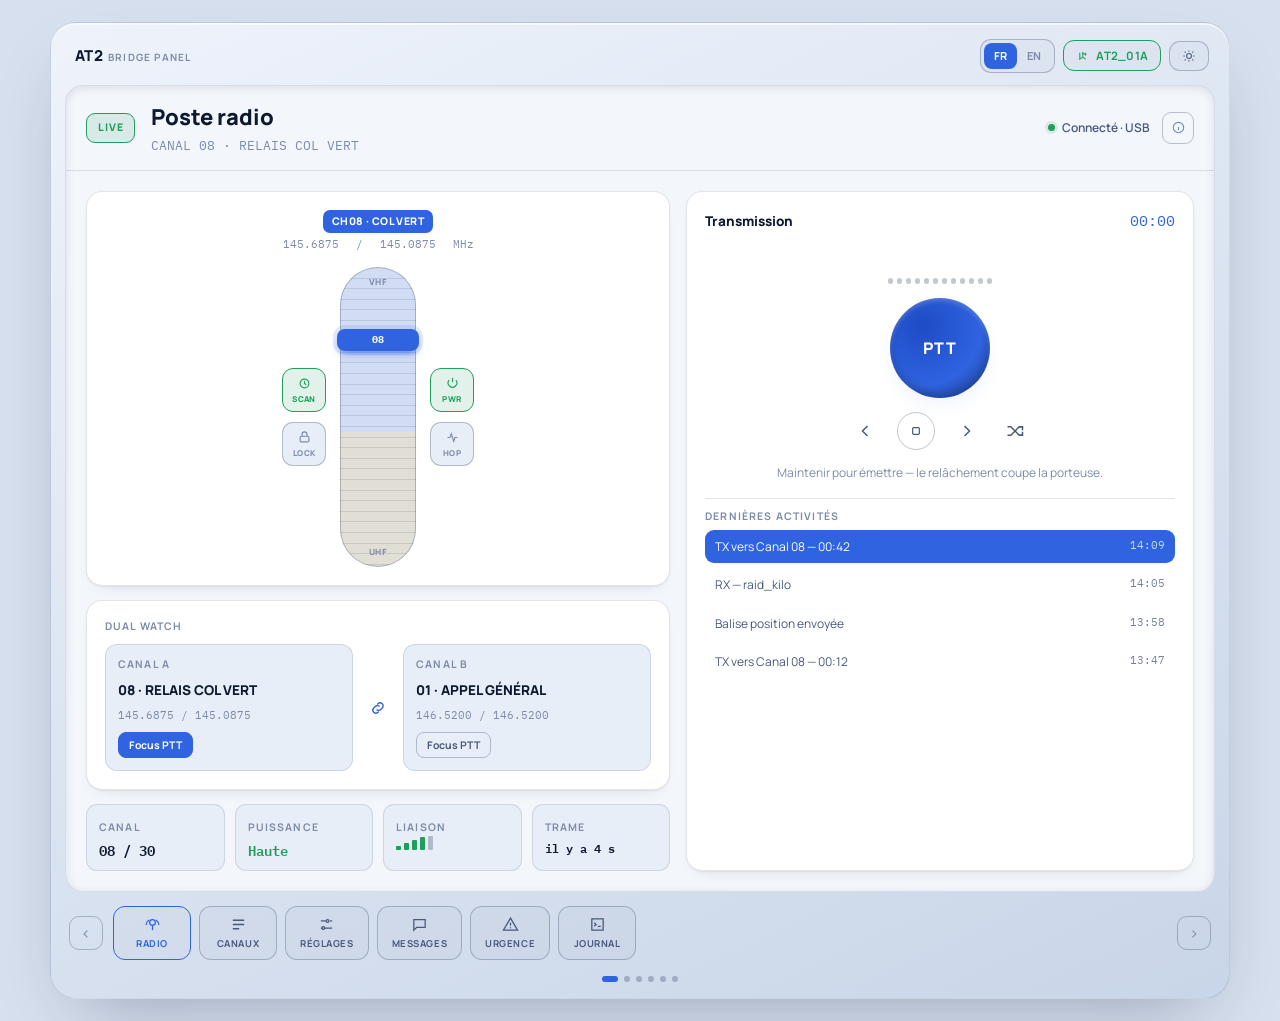
<file: Demo/at2-bridge-redesign-cids.html>
<!DOCTYPE html>
<html lang="fr">
<head>
<meta charset="UTF-8" />
<meta name="viewport" content="width=device-width, initial-scale=1.0, viewport-fit=cover" />
<title>AT2 Bridge Panel</title>
<link rel="preconnect" href="https://fonts.googleapis.com" />
<link rel="preconnect" href="https://fonts.gstatic.com" crossorigin />
<link href="https://fonts.googleapis.com/css2?family=Manrope:wght@500;600;700;800&family=IBM+Plex+Mono:wght@400;500;600&display=swap" rel="stylesheet" />
<style>

/* ============================================================
   TOKENS — Airbus CIDS / Flight Attendant Panel inspired
   ============================================================ */
:root{
  --font-ui:'Manrope','Segoe UI',sans-serif;
  --font-mono:'IBM Plex Mono','SF Mono',Consolas,monospace;

  /* -- Day cockpit (light) -- */
  --bg:#d7e0ee;
  --device-a:#eef3fb; --device-b:#c9d5e8;
  --screen:#f3f6fb;
  --panel:#ffffff;
  --panel-2:#e8eef7;
  --border:rgba(18,38,74,0.12);
  --border-strong:rgba(18,38,74,0.26);
  --ink:#0c1930;
  --ink-dim:#48597c;
  --ink-faint:#7d8bab;

  --select:#2f63e0;
  --select-soft:rgba(47,99,224,0.12);
  --select-strong:#1f4bc4;

  --ok:#1f9e5c;
  --ok-soft:rgba(31,158,92,0.13);

  --caution:#b5820a;
  --caution-soft:rgba(181,130,10,0.14);

  --danger:#c53a34;
  --danger-soft:rgba(197,58,52,0.14);

  --shadow-device:0 30px 70px -30px rgba(15,30,60,0.35), 0 2px 0 rgba(255,255,255,0.6) inset;
  --shadow-screen:inset 0 2px 10px rgba(15,30,60,0.10);
  --shadow-panel:0 1px 2px rgba(15,30,60,0.06), 0 8px 18px -14px rgba(15,30,60,0.25);
}

@media (prefers-color-scheme: dark){
  :root:not([data-theme="light"]){
    --bg:#050b18;
    --device-a:#16305c; --device-b:#081227;
    --screen:#0d1c38;
    --panel:#12294f;
    --panel-2:#0e2140;
    --border:rgba(255,255,255,0.09);
    --border-strong:rgba(255,255,255,0.20);
    --ink:#eef3fb;
    --ink-dim:#9fb0cc;
    --ink-faint:#64769c;

    --select:#4e8bff;
    --select-soft:rgba(78,139,255,0.16);
    --select-strong:#7aa6ff;

    --ok:#3ddc84;
    --ok-soft:rgba(61,220,132,0.14);

    --caution:#f5c451;
    --caution-soft:rgba(245,196,81,0.14);

    --danger:#ef6a63;
    --danger-soft:rgba(239,106,99,0.16);

    --shadow-device:0 40px 90px -30px rgba(0,0,0,0.7), 0 1px 0 rgba(255,255,255,0.04) inset;
    --shadow-screen:inset 0 2px 14px rgba(0,0,0,0.5);
    --shadow-panel:0 1px 0 rgba(255,255,255,0.03) inset, 0 10px 22px -16px rgba(0,0,0,0.6);
  }
}
:root[data-theme="dark"]{
  --bg:#050b18;
  --device-a:#16305c; --device-b:#081227;
  --screen:#0d1c38;
  --panel:#12294f;
  --panel-2:#0e2140;
  --border:rgba(255,255,255,0.09);
  --border-strong:rgba(255,255,255,0.20);
  --ink:#eef3fb;
  --ink-dim:#9fb0cc;
  --ink-faint:#64769c;

  --select:#4e8bff;
  --select-soft:rgba(78,139,255,0.16);
  --select-strong:#7aa6ff;

  --ok:#3ddc84;
  --ok-soft:rgba(61,220,132,0.14);

  --caution:#f5c451;
  --caution-soft:rgba(245,196,81,0.14);

  --danger:#ef6a63;
  --danger-soft:rgba(239,106,99,0.16);

  --shadow-device:0 40px 90px -30px rgba(0,0,0,0.7), 0 1px 0 rgba(255,255,255,0.04) inset;
  --shadow-screen:inset 0 2px 14px rgba(0,0,0,0.5);
  --shadow-panel:0 1px 0 rgba(255,255,255,0.03) inset, 0 10px 22px -16px rgba(0,0,0,0.6);
}

/* ============================================================
   RESET / BASE
   ============================================================ */
*,*::before,*::after{box-sizing:border-box;-webkit-tap-highlight-color:transparent;}
html,body{height:100%;}
body{
  margin:0;background:var(--bg);color:var(--ink);font-family:var(--font-ui);
  font-size:14.5px;line-height:1.45;-webkit-font-smoothing:antialiased;
}
h1,h2,h3{margin:0;font-family:var(--font-ui);font-weight:800;text-wrap:balance;}
p{margin:0;}
button{font-family:inherit;}
input,select,textarea{font-family:inherit;color:inherit;}
::selection{background:var(--select-soft);color:var(--select);}
:focus-visible{outline:2px solid var(--select);outline-offset:2px;border-radius:4px;}
.tabular{font-variant-numeric:tabular-nums;}
.eyebrow{font-size:10.5px;font-weight:700;letter-spacing:0.11em;text-transform:uppercase;color:var(--ink-faint);}
::-webkit-scrollbar{width:8px;height:8px;}
::-webkit-scrollbar-thumb{background:var(--border-strong);border-radius:99px;}
::-webkit-scrollbar-track{background:transparent;}

@media (prefers-reduced-motion: reduce){
  *,*::before,*::after{animation-duration:0.001ms !important;animation-iteration-count:1 !important;transition-duration:0.001ms !important;}
}

/* ============================================================
   STAGE / DEVICE FRAME
   ============================================================ */
.stage{
  min-height:100vh;display:flex;align-items:center;justify-content:center;
  padding:22px 14px;
}
.device{
  width:100%;max-width:1180px;
  background:linear-gradient(155deg, var(--device-a), var(--device-b));
  border-radius:26px;padding:14px;box-shadow:var(--shadow-device);
  border:1px solid var(--border);
}

/* -- Chrome top: brand + global utility chips -- */
.chrome-top{display:flex;align-items:center;gap:10px;padding:2px 6px 12px;}
.brand-chip{display:flex;align-items:baseline;gap:5px;padding:0 4px;}
.brand-chip b{font-size:15px;font-weight:800;letter-spacing:0.02em;color:var(--ink);}
.brand-chip span{font-size:10px;font-weight:700;letter-spacing:0.12em;color:var(--ink-faint);text-transform:uppercase;}
.chrome-spacer{flex:1;}
.util-chips{display:flex;align-items:center;gap:8px;}

.chip{
  display:inline-flex;align-items:center;gap:6px;
  border:1.5px solid var(--border-strong);background:rgba(255,255,255,0.02);
  color:var(--ink-dim);border-radius:11px;padding:7px 12px;
  font-size:11.5px;font-weight:700;letter-spacing:0.02em;cursor:pointer;
  transition:border-color .15s, color .15s, background .15s;
}
[data-theme="light"] .chip, :root:not([data-theme="dark"]) .chip{background:rgba(12,25,48,0.02);}
.chip:hover{color:var(--ink);border-color:var(--select);}
.chip svg{width:14px;height:14px;stroke:currentColor;fill:none;stroke-width:1.8;flex-shrink:0;}
.chip.on{border-color:var(--ok);color:var(--ok);background:var(--ok-soft);}
.chip.caution{border-color:var(--caution);color:var(--caution);background:var(--caution-soft);}
.chip.select{border-color:var(--select);color:var(--select);background:var(--select-soft);}
.chip.pair{padding:3px;gap:0;border-radius:11px;}
.chip.pair button{
  border:none;background:transparent;color:var(--ink-faint);font:inherit;font-size:11px;
  padding:5px 10px;border-radius:8px;cursor:pointer;
}
.chip.pair button.active{background:var(--select);color:#fff;}

/* -- Screen (the glass) -- */
.screen{
  background:var(--screen);border-radius:18px;box-shadow:var(--shadow-screen);
  border:1px solid var(--border);overflow:hidden;
}
.screen-header{
  display:flex;align-items:center;gap:16px;padding:16px 20px;border-bottom:1px solid var(--border);flex-wrap:wrap;
}
.state-chip{
  flex-shrink:0;font-size:10.5px;font-weight:800;letter-spacing:0.08em;
  padding:6px 11px;border-radius:9px;border:1.5px solid var(--border-strong);color:var(--ink-faint);
}
.state-chip.ok{border-color:var(--ok);color:var(--ok);background:var(--ok-soft);}
.state-chip.caution{border-color:var(--caution);color:var(--caution);background:var(--caution-soft);}
.state-chip.danger{border-color:var(--danger);color:var(--danger);background:var(--danger-soft);}
.header-mid{flex:1;min-width:180px;}
.header-mid h1{font-size:22px;}
.header-sub{font-size:12.5px;color:var(--ink-faint);margin-top:2px;font-family:var(--font-mono);}
.header-right{display:flex;align-items:center;gap:12px;flex-shrink:0;}
.status-text{display:flex;align-items:center;gap:7px;font-size:12px;font-weight:600;color:var(--ink-dim);}
.status-text .dot{width:7px;height:7px;border-radius:50%;background:var(--ink-faint);}
.status-text.ok .dot{background:var(--ok);box-shadow:0 0 0 3px var(--ok-soft);animation:blip 2.2s ease-in-out infinite;}
@keyframes blip{0%,100%{opacity:1;}50%{opacity:0.5;}}
.icon-chip{
  width:32px;height:32px;border-radius:9px;border:1.5px solid var(--border-strong);background:transparent;
  color:var(--ink-faint);display:flex;align-items:center;justify-content:center;cursor:pointer;
}
.icon-chip:hover{color:var(--select);border-color:var(--select);}
.icon-chip svg{width:15px;height:15px;stroke:currentColor;fill:none;stroke-width:1.8;}

.screen-body{padding:20px;min-height:520px;}
.page{display:none;flex-direction:column;gap:16px;}
.page.active{display:flex;}

/* -- Softkeys (bottom nav) + dots -- */
.softkeys{display:flex;align-items:center;gap:8px;padding:12px 4px 4px;}
.chevron{
  width:34px;height:34px;flex-shrink:0;border-radius:10px;border:1.5px solid var(--border-strong);
  background:transparent;color:var(--ink-faint);cursor:pointer;font-size:16px;line-height:1;
  display:flex;align-items:center;justify-content:center;
}
.chevron:hover{color:var(--select);border-color:var(--select);}
.softkey-row{
  flex:1;display:flex;gap:8px;overflow-x:auto;scrollbar-width:none;padding:2px;
}
.softkey-row::-webkit-scrollbar{display:none;}
.softkey{
  flex-direction:column;gap:4px;padding:9px 14px;min-width:78px;
  align-items:center;justify-content:center;border-radius:12px;flex-shrink:0;
}
.softkey svg{width:17px;height:17px;}
.softkey span{font-size:9.5px;letter-spacing:0.06em;text-transform:uppercase;}
.softkey.active{border-color:var(--select);color:var(--select);background:var(--select-soft);}

.dots{display:flex;justify-content:center;gap:6px;padding:10px 0 2px;}
.dots i{width:6px;height:6px;border-radius:50%;background:var(--border-strong);transition:background .15s, width .15s;}
.dots i.active{background:var(--select);width:16px;border-radius:4px;}

@media (max-width:760px){
  .device{padding:10px;border-radius:20px;}
  .screen-body{padding:14px;min-height:0;}
  .screen-header{padding:13px 14px;}
  .header-mid h1{font-size:18px;}
}

/* ============================================================
   GENERIC PANEL / BUTTON PRIMITIVES
   ============================================================ */
.panel{
  background:var(--panel);border:1px solid var(--border);border-radius:16px;
  box-shadow:var(--shadow-panel);padding:18px;
}
.panel-head{display:flex;align-items:center;justify-content:space-between;gap:10px;margin-bottom:12px;flex-wrap:wrap;}
.panel-head h2{font-size:15px;}
.hint{font-size:12px;color:var(--ink-faint);line-height:1.5;}

.btn{
  font-weight:700;font-size:12px;border-radius:11px;padding:9px 15px;cursor:pointer;
  border:1.5px solid var(--border-strong);background:transparent;color:var(--ink-dim);
  display:inline-flex;align-items:center;gap:6px;transition:all .15s;
}
.btn:hover{border-color:var(--select);color:var(--select);}
.btn-solid{background:var(--select);border-color:var(--select);color:#fff;}
.btn-solid:hover{background:var(--select-strong);border-color:var(--select-strong);color:#fff;}
.btn-danger{background:var(--danger);border-color:var(--danger);color:#fff;}
.btn-danger:hover{filter:brightness(1.08);}

.tagbadge{
  display:inline-flex;align-items:center;gap:5px;background:var(--select);color:#fff;
  font-size:10.5px;font-weight:800;letter-spacing:0.04em;padding:4px 9px;border-radius:7px;
}

.switch{position:relative;display:inline-flex;width:36px;height:21px;flex-shrink:0;}
.switch input{position:absolute;opacity:0;inset:0;margin:0;cursor:pointer;}
.switch-track{position:absolute;inset:0;border-radius:99px;background:var(--panel-2);border:1px solid var(--border-strong);transition:background .15s;}
.switch-track::after{content:"";position:absolute;top:2px;left:2px;width:15px;height:15px;border-radius:50%;background:var(--ink-faint);transition:transform .18s ease, background .15s;}
.switch input:checked + .switch-track{background:var(--select-soft);border-color:var(--select);}
.switch input:checked + .switch-track::after{transform:translateX(15px);background:var(--select);}

select,.text-input{
  background:var(--panel-2);border:1px solid var(--border-strong);color:var(--ink);
  border-radius:10px;padding:8px 11px;font-size:12.5px;
}
.field-row{display:flex;gap:9px;flex-wrap:wrap;align-items:center;}

/* ============================================================
   RADIO PAGE
   ============================================================ */
.radio-grid{display:grid;grid-template-columns:1.15fr 1fr;gap:16px;align-items:start;}
@media (max-width:900px){.radio-grid{grid-template-columns:1fr;}}

.rail-card{display:flex;flex-direction:column;align-items:center;gap:14px;}
.rail-tag{display:flex;flex-direction:column;align-items:center;gap:4px;}
.rail-tag .name{font-size:15px;font-weight:800;}
.rail-tag .freqs{font-family:var(--font-mono);font-size:11px;color:var(--ink-faint);display:flex;gap:10px;}

.rail-wrap{display:flex;align-items:center;gap:14px;}
.rail-side{display:flex;flex-direction:column;gap:10px;}
.sq-btn{
  width:44px;height:44px;border-radius:11px;border:1.5px solid var(--border-strong);background:var(--panel-2);
  color:var(--ink-faint);display:flex;flex-direction:column;align-items:center;justify-content:center;gap:2px;cursor:pointer;
}
.sq-btn svg{width:15px;height:15px;stroke:currentColor;fill:none;stroke-width:1.8;}
.sq-btn span{font-size:8px;font-weight:800;letter-spacing:0.05em;}
.sq-btn.on{border-color:var(--ok);color:var(--ok);background:var(--ok-soft);}

.rail{
  position:relative;width:76px;height:300px;border-radius:38px;flex-shrink:0;
  background:linear-gradient(to bottom, var(--select-soft) 0 55%, var(--caution-soft) 55% 100%), var(--panel-2);
  border:1.5px solid var(--border-strong);
  background-image:
    repeating-linear-gradient(to bottom, transparent 0 9.6px, var(--border) 9.6px 10.6px),
    linear-gradient(to bottom, var(--select-soft) 0 55%, var(--caution-soft) 55% 100%);
}
.rail-band-label{
  position:absolute;left:50%;transform:translateX(-50%);font-size:8.5px;font-weight:800;letter-spacing:0.08em;color:var(--ink-faint);
}
.rail-band-label.vhf{top:8px;}
.rail-band-label.uhf{bottom:8px;}
.rail-marker{
  position:absolute;left:-4px;right:-4px;height:22px;border-radius:8px;
  background:var(--select);box-shadow:0 0 0 4px var(--select-soft), 0 4px 10px -4px var(--select);
  transition:top .25s ease;
  display:flex;align-items:center;justify-content:center;
}
.rail-marker span{font-family:var(--font-mono);font-size:10px;font-weight:700;color:#fff;}

.dualwatch-card{width:100%;}
.dw-row{display:flex;align-items:center;gap:10px;}
.dw-slot{
  flex:1;background:var(--panel-2);border:1px solid var(--border);border-radius:12px;padding:12px;
  display:flex;flex-direction:column;gap:8px;
}
.dw-slot .eyebrow{display:block;}
.dw-slot .chname{font-weight:800;font-size:13.5px;}
.dw-slot .chfreq{font-family:var(--font-mono);font-size:11px;color:var(--ink-faint);}
.dw-focus-btn{align-self:flex-start;padding:5px 10px;font-size:10.5px;border-radius:8px;}
.dw-link{width:30px;height:30px;flex-shrink:0;color:var(--select);display:flex;align-items:center;justify-content:center;}
.dw-link svg{width:18px;height:18px;stroke:currentColor;fill:none;stroke-width:1.8;}

.ptt-card{display:flex;flex-direction:column;gap:14px;height:100%;}
.ptt-card-head{display:flex;justify-content:space-between;align-items:baseline;}
.ptt-card-head .lbl{font-weight:800;font-size:13.5px;}
.ptt-card-head .timer{font-family:var(--font-mono);font-size:15px;color:var(--select);}

.wave{display:flex;align-items:flex-end;justify-content:center;gap:4px;height:38px;}
.wave i{width:5px;border-radius:3px;background:var(--border-strong);height:6px;transition:background .2s;}
.wave.live i{background:var(--danger);animation:wavebar 0.9s ease-in-out infinite;}
.wave i:nth-child(1){animation-delay:-0.6s;} .wave i:nth-child(2){animation-delay:-0.3s;}
.wave i:nth-child(3){animation-delay:-0.8s;} .wave i:nth-child(4){animation-delay:-0.1s;}
.wave i:nth-child(5){animation-delay:-0.5s;} .wave i:nth-child(6){animation-delay:-0.2s;}
.wave i:nth-child(7){animation-delay:-0.7s;} .wave i:nth-child(8){animation-delay:-0.4s;}
.wave i:nth-child(9){animation-delay:-0.15s;} .wave i:nth-child(10){animation-delay:-0.65s;}
.wave i:nth-child(11){animation-delay:-0.35s;} .wave i:nth-child(12){animation-delay:-0.05s;}
@keyframes wavebar{0%,100%{height:6px;}50%{height:32px;}}

.ptt-btn{
  width:100px;height:100px;border-radius:50%;border:none;cursor:pointer;align-self:center;
  background:radial-gradient(circle at 32% 28%, var(--select-strong), var(--select) 60%, color-mix(in srgb, var(--select) 65%, black) 100%);
  color:#fff;font-weight:800;font-size:16px;letter-spacing:0.06em;
  box-shadow:0 10px 22px -8px var(--select-soft), inset 0 -5px 8px rgba(0,0,0,0.2), inset 0 3px 4px rgba(255,255,255,0.2);
  transition:transform .08s ease;
}
.ptt-btn:active,.ptt-btn.live{
  transform:scale(0.95);
  background:radial-gradient(circle at 32% 28%, #ff8f89, var(--danger) 60%, color-mix(in srgb, var(--danger) 70%, black) 100%);
}
.transport-row{display:flex;align-items:center;justify-content:center;gap:16px;}
.transport-row button{
  border:none;background:transparent;color:var(--ink-dim);cursor:pointer;
  display:flex;align-items:center;justify-content:center;
}
.transport-row button:hover{color:var(--select);}
.transport-row svg{width:20px;height:20px;stroke:currentColor;fill:none;stroke-width:1.8;}
.transport-row .mid{width:38px;height:38px;border-radius:50%;border:1.5px solid var(--border-strong);}

.activity-list{display:flex;flex-direction:column;gap:5px;overflow-y:auto;max-height:150px;}
.activity-row{
  display:flex;justify-content:space-between;gap:8px;padding:8px 10px;border-radius:9px;font-size:12px;color:var(--ink-dim);
}
.activity-row.active{background:var(--select);color:#fff;}
.activity-row .t{font-family:var(--font-mono);font-size:10.5px;opacity:0.75;flex-shrink:0;}

.stat-row{display:grid;grid-template-columns:repeat(4,1fr);gap:10px;}
@media (max-width:640px){.stat-row{grid-template-columns:repeat(2,1fr);}}
.stat-tile{background:var(--panel-2);border:1px solid var(--border);border-radius:11px;padding:10px 12px;}
.stat-tile .v{font-family:var(--font-mono);font-weight:600;font-size:14px;margin-top:4px;}
.stat-tile .v.ok{color:var(--ok);}
.meter{display:flex;gap:3px;align-items:flex-end;height:14px;}
.meter i{width:5px;border-radius:1px;background:var(--border-strong);}
.meter i.on{background:var(--ok);}
.meter i:nth-child(1){height:4px;} .meter i:nth-child(2){height:7px;} .meter i:nth-child(3){height:10px;}
.meter i:nth-child(4){height:13px;} .meter i:nth-child(5){height:14px;}

/* ============================================================
   CHANNELS PAGE
   ============================================================ */
.toolbar{display:flex;align-items:center;gap:9px;flex-wrap:wrap;}
.search{flex:1;min-width:170px;background:var(--panel-2);border:1px solid var(--border-strong);border-radius:10px;padding:8px 12px;font-size:12.5px;}
.chip-filter{display:flex;gap:6px;flex-wrap:wrap;}
.chip-filter .chip{padding:6px 12px;border-radius:99px;font-size:10.5px;}

.table-wrap{overflow-x:auto;border:1px solid var(--border);border-radius:14px;}
table{width:100%;border-collapse:collapse;min-width:740px;}
thead th{
  position:sticky;top:0;background:var(--panel-2);font-size:10px;letter-spacing:0.07em;text-transform:uppercase;
  color:var(--ink-faint);text-align:left;padding:9px 12px;border-bottom:1px solid var(--border-strong);white-space:nowrap;font-weight:700;
}
tbody td{padding:9px 12px;border-bottom:1px solid var(--border);font-size:12.5px;white-space:nowrap;}
tbody tr:last-child td{border-bottom:none;}
tbody tr:hover{background:var(--select-soft);}
tbody tr.selected{box-shadow:inset 3px 0 0 var(--select);background:var(--select-soft);}
td.mono,th.mono{font-family:var(--font-mono);}
.tag-dot{display:inline-flex;align-items:center;gap:6px;font-size:11.5px;color:var(--ink-faint);}
.tag-dot i{width:6px;height:6px;border-radius:50%;background:var(--border-strong);}
.tag-dot.on i{background:var(--ok);}
.tag-dot.on{color:var(--ok);}
.row-edit{width:24px;height:24px;border-radius:6px;border:1px solid var(--border);background:transparent;color:var(--ink-faint);cursor:pointer;}
.row-edit:hover{color:var(--select);border-color:var(--select);}

@media (max-width:740px){
  table,thead,tbody,tr,td{display:block;width:100%;}
  thead{display:none;}
  .table-wrap{border:none;}
  tbody tr{background:var(--panel);border:1px solid var(--border);border-radius:14px;margin-bottom:9px;padding:4px;box-shadow:var(--shadow-panel);}
  tbody tr.selected{box-shadow:var(--shadow-panel), inset 3px 0 0 var(--select);}
  tbody td{display:flex;justify-content:space-between;gap:10px;border-bottom:1px dashed var(--border);padding:7px 12px;white-space:normal;text-align:right;}
  tbody td:last-child{border-bottom:none;}
  tbody td::before{content:attr(data-label);font-size:10px;letter-spacing:0.06em;text-transform:uppercase;color:var(--ink-faint);text-align:left;font-weight:700;}
}

/* ============================================================
   SETTINGS PAGE
   ============================================================ */
.settings-essentials{display:grid;grid-template-columns:repeat(3,1fr);gap:12px;}
@media (max-width:860px){.settings-essentials{grid-template-columns:1fr;}}
.knob-card{background:var(--panel-2);border:1px solid var(--border);border-radius:12px;padding:13px;display:flex;flex-direction:column;gap:9px;}
.knob-card .row-label{display:flex;justify-content:space-between;align-items:baseline;font-size:12.5px;font-weight:700;}
.knob-card .row-label b{font-family:var(--font-mono);color:var(--select);font-weight:600;}
.fader{-webkit-appearance:none;appearance:none;width:100%;height:5px;border-radius:99px;
  background:linear-gradient(to right, var(--select) 0%, var(--select) var(--val,50%), var(--border-strong) var(--val,50%), var(--border-strong) 100%);cursor:pointer;}
.fader::-webkit-slider-thumb{-webkit-appearance:none;width:16px;height:16px;border-radius:50%;background:var(--select);border:2px solid var(--panel);box-shadow:0 0 0 1px var(--border-strong);cursor:pointer;}
.fader::-moz-range-thumb{width:16px;height:16px;border-radius:50%;background:var(--select);border:2px solid var(--panel);cursor:pointer;}
.fader::-moz-range-track{height:5px;border-radius:99px;background:var(--border-strong);}
.knob-card .row-toggle{display:flex;justify-content:space-between;align-items:center;font-size:12.5px;font-weight:700;}

.accordion-group{display:flex;flex-direction:column;gap:9px;}
details.acc{border:1px solid var(--border);border-radius:12px;background:var(--panel-2);overflow:hidden;}
details.acc > summary{list-style:none;cursor:pointer;display:flex;align-items:center;justify-content:space-between;padding:12px 15px;font-weight:700;font-size:13px;}
details.acc > summary::-webkit-details-marker{display:none;}
details.acc > summary .chev{transition:transform .15s;color:var(--ink-faint);}
details.acc[open] > summary .chev{transform:rotate(90deg);}
details.acc[open] > summary{border-bottom:1px solid var(--border);}
.acc-body{padding:13px 15px;display:grid;grid-template-columns:repeat(2,1fr);gap:11px;}
@media (max-width:700px){.acc-body{grid-template-columns:1fr;}}
.setting-row{display:flex;flex-direction:column;gap:6px;}
.setting-row label{font-size:12px;color:var(--ink-dim);display:flex;justify-content:space-between;}
.setting-row label b{font-family:var(--font-mono);color:var(--select);font-weight:600;}
.setting-row .toggle-row{display:flex;align-items:center;justify-content:space-between;font-size:12.5px;}

/* ============================================================
   MESSAGES PAGE
   ============================================================ */
.chat-panel{display:flex;flex-direction:column;height:min(58vh,540px);}
.chat-thread{flex:1;overflow-y:auto;display:flex;flex-direction:column;gap:12px;padding-right:4px;}
.msg-group{display:flex;flex-direction:column;gap:4px;max-width:72%;}
.msg-group.me{align-self:flex-end;align-items:flex-end;}
.msg-meta{font-family:var(--font-mono);font-size:10px;color:var(--ink-faint);display:flex;gap:8px;}
.bubble{background:var(--panel-2);border:1px solid var(--border);border-radius:12px 12px 12px 4px;padding:9px 13px;font-size:13px;}
.msg-group.me .bubble{border-radius:12px 12px 4px 12px;background:var(--select);border-color:var(--select);color:#fff;}
.bubble.media{display:flex;align-items:center;gap:10px;}
.bubble.media svg{width:19px;height:19px;stroke:var(--select);fill:none;stroke-width:1.7;flex-shrink:0;}
.msg-group.me .bubble.media svg{stroke:#fff;}
.bubble.media .meta{font-size:10.5px;color:var(--ink-faint);}
.msg-group.me .bubble.media .meta{color:rgba(255,255,255,0.75);}
.compose{margin-top:14px;padding-top:14px;border-top:1px solid var(--border);display:flex;flex-direction:column;gap:8px;}
.compose textarea{width:100%;resize:vertical;min-height:50px;background:var(--panel-2);border:1px solid var(--border-strong);border-radius:11px;padding:10px 12px;font-size:13px;}
.compose-actions{display:flex;align-items:center;gap:8px;flex-wrap:wrap;}
.compose-actions svg{width:14px;height:14px;stroke:currentColor;fill:none;stroke-width:1.7;}

/* ============================================================
   EMERGENCY PAGE
   ============================================================ */
.em-grid{display:grid;grid-template-columns:1fr 1fr 0.7fr;gap:14px;}
@media (max-width:980px){.em-grid{grid-template-columns:1fr 1fr;}}
@media (max-width:700px){.em-grid{grid-template-columns:1fr;}}

.radar{width:140px;height:140px;border-radius:50%;position:relative;margin:0 auto 12px;
  background:repeating-radial-gradient(circle, transparent 0 22px, var(--border) 22.5px 23px);
  border:1px solid var(--border-strong);box-shadow:var(--shadow-screen);overflow:hidden;}
.radar::before{content:"";position:absolute;inset:0;border-radius:50%;
  background:conic-gradient(from 0deg, var(--ok-soft), transparent 32%);animation:sweep 3.2s linear infinite;}
.radar-dot{position:absolute;top:38%;left:57%;width:8px;height:8px;border-radius:50%;background:var(--ok);
  box-shadow:0 0 0 5px var(--ok-soft);animation:blip 2s ease-in-out infinite;}
@keyframes sweep{to{transform:rotate(360deg);}}
.coords{text-align:center;font-family:var(--font-mono);font-size:17px;font-weight:600;}
.coords-sub{text-align:center;font-size:11.5px;color:var(--ink-faint);margin-top:2px;}

.gauge-wrap{display:flex;align-items:center;gap:18px;justify-content:center;height:100%;}
.gauge{position:relative;width:16px;height:220px;border-radius:99px;
  background:linear-gradient(to top, var(--danger) 0%, var(--caution) 45%, var(--ok) 100%);
  border:1px solid var(--border-strong);}
.gauge-pointer{
  position:absolute;left:-11px;right:-11px;height:20px;border-radius:7px;
  background:var(--panel);border:2px solid var(--ink);display:flex;align-items:center;justify-content:center;
  box-shadow:0 2px 6px rgba(0,0,0,0.18);transition:top .3s ease;
}
.gauge-pointer span{font-family:var(--font-mono);font-size:9px;font-weight:700;color:var(--ink);white-space:nowrap;}
.gauge-ticks{display:flex;flex-direction:column;justify-content:space-between;height:220px;font-family:var(--font-mono);font-size:11px;color:var(--ink-faint);}

.sos-wrap{display:flex;flex-direction:column;align-items:center;gap:12px;}
.sos-btn{
  width:104px;height:104px;border-radius:50%;border:3px solid color-mix(in srgb, var(--danger) 60%, black 10%);
  background:radial-gradient(circle at 32% 28%, #ff9b95, var(--danger) 60%, color-mix(in srgb, var(--danger) 75%, black) 100%);
  color:#fff;font-weight:800;font-size:18px;letter-spacing:0.06em;cursor:pointer;position:relative;
}
.sos-btn .ring{position:absolute;inset:-3px;border-radius:50%;
  background:conic-gradient(var(--caution) calc(var(--armp,0) * 1%), transparent 0);
  -webkit-mask:radial-gradient(farthest-side, transparent calc(100% - 4px), #000 calc(100% - 3px));
  mask:radial-gradient(farthest-side, transparent calc(100% - 4px), #000 calc(100% - 3px));pointer-events:none;}
.sos-hint{font-size:11.5px;color:var(--ink-faint);text-align:center;max-width:210px;}

/* ============================================================
   LOG PAGE
   ============================================================ */
.console{background:var(--panel-2);border:1px solid var(--border-strong);border-radius:12px;padding:12px 14px;
  font-family:var(--font-mono);font-size:11.5px;line-height:1.7;height:300px;overflow-y:auto;}
.console .l{white-space:pre-wrap;word-break:break-word;}
.console .t{color:var(--ink-faint);}
.console .tx{color:var(--select);}
.console .rx{color:var(--ok);}
.console .err{color:var(--danger);}

/* ============================================================
   TOAST
   ============================================================ */
#toast{
  position:fixed;left:50%;bottom:26px;transform:translateX(-50%) translateY(14px);
  opacity:0;visibility:hidden;pointer-events:none;
  background:var(--panel);border:1px solid var(--border-strong);color:var(--ink);
  padding:10px 18px;border-radius:99px;box-shadow:var(--shadow-panel);
  font-size:13px;display:flex;align-items:center;gap:9px;z-index:80;
  transition:opacity .2s ease, transform .2s ease, visibility 0s linear .2s;
}
#toast.show{opacity:1;visibility:visible;pointer-events:auto;transform:translateX(-50%) translateY(0);transition:opacity .2s ease, transform .2s ease;}
#toast .dot{width:7px;height:7px;border-radius:50%;background:var(--ok);}

</style>
</head>
<body>

<div class="stage">
  <div class="device">

    <div class="chrome-top">
      <div class="brand-chip"><b>AT2</b><span>Bridge Panel</span></div>
      <div class="chrome-spacer"></div>
      <div class="util-chips">
        <div class="chip pair" id="langToggle">
          <button class="active" data-lang="fr">FR</button>
          <button data-lang="en">EN</button>
        </div>
        <button class="chip on"><svg viewBox="0 0 24 24"><path d="M6.5 6.5v11l5-3.7V6.5l5 3.7v-3.7M11.5 13.8l5 3.7"/></svg>AT2_01A</button>
        <button class="chip" id="themeToggle" title="Jour / nuit">
          <svg id="themeIcon" viewBox="0 0 24 24"><circle cx="12" cy="12" r="4.2"/><path d="M12 2.5v2.4M12 19v2.4M4.6 4.6l1.7 1.7M17.7 17.7l1.7 1.7M2.5 12h2.4M19 12h2.4M4.6 19.4l1.7-1.7M17.7 6.3l1.7-1.7"/></svg>
        </button>
      </div>
    </div>

    <div class="screen">
      <div class="screen-header">
        <div class="state-chip ok" id="stateChip">LIVE</div>
        <div class="header-mid">
          <h1 id="pageTitle">Poste radio</h1>
          <div class="header-sub" id="pageSub">CANAL 08 · RELAIS COL VERT</div>
        </div>
        <div class="header-right">
          <span class="status-text ok"><span class="dot"></span>Connecté · USB</span>
          <button class="icon-chip" title="Infos système"><svg viewBox="0 0 24 24"><circle cx="12" cy="12" r="8.3"/><path d="M12 11v5.2M12 7.8v.01"/></svg></button>
        </div>
      </div>

      <div class="screen-body">

        <!-- ============ RADIO ============ -->
        <section class="page active" id="page-radio">
          <div class="radio-grid">
            <div style="display:flex;flex-direction:column;gap:14px;">
              <div class="panel rail-card">
                <div class="rail-tag">
                  <span class="tagbadge" id="railTag">CH08 · COL VERT</span>
                  <div class="freqs"><span id="railRx">145.6875</span>&nbsp;/&nbsp;<span id="railTx">145.0875</span>&nbsp;MHz</div>
                </div>
                <div class="rail-wrap">
                  <div class="rail-side">
                    <button class="sq-btn on" id="toggleScan"><svg viewBox="0 0 24 24"><circle cx="12" cy="12" r="7"/><path d="M12 8v4l3 2"/></svg><span>SCAN</span></button>
                    <button class="sq-btn" id="toggleLock"><svg viewBox="0 0 24 24"><rect x="5" y="10" width="14" height="9" rx="2"/><path d="M8 10V7a4 4 0 0 1 8 0v3"/></svg><span>LOCK</span></button>
                  </div>
                  <div class="rail" id="rail">
                    <span class="rail-band-label vhf">VHF</span>
                    <span class="rail-band-label uhf">UHF</span>
                    <div class="rail-marker" id="railMarker"><span id="railMarkerLabel">08</span></div>
                  </div>
                  <div class="rail-side">
                    <button class="sq-btn on" id="togglePwr"><svg viewBox="0 0 24 24"><path d="M12 3v7"/><path d="M6.5 6.5a7 7 0 1 0 11 0"/></svg><span>PWR</span></button>
                    <button class="sq-btn" id="toggleHop"><svg viewBox="0 0 24 24"><path d="M4 12h4l2-6 4 12 2-6h4"/></svg><span>HOP</span></button>
                  </div>
                </div>
              </div>

              <div class="panel dualwatch-card">
                <span class="eyebrow" style="display:block;margin-bottom:10px;">Dual Watch</span>
                <div class="dw-row">
                  <div class="dw-slot">
                    <span class="eyebrow">Canal A</span>
                    <span class="chname">08 · RELAIS COL VERT</span>
                    <span class="chfreq">145.6875 / 145.0875</span>
                    <button class="btn btn-solid dw-focus-btn">Focus PTT</button>
                  </div>
                  <div class="dw-link"><svg viewBox="0 0 24 24"><path d="M10 14a4 4 0 0 0 5.66 0l2-2a4 4 0 1 0-5.66-5.66l-1 1"/><path d="M14 10a4 4 0 0 0-5.66 0l-2 2a4 4 0 1 0 5.66 5.66l1-1"/></svg></div>
                  <div class="dw-slot">
                    <span class="eyebrow">Canal B</span>
                    <span class="chname">01 · APPEL GÉNÉRAL</span>
                    <span class="chfreq">146.5200 / 146.5200</span>
                    <button class="btn dw-focus-btn">Focus PTT</button>
                  </div>
                </div>
              </div>

              <div class="stat-row">
                <div class="stat-tile"><span class="eyebrow">Canal</span><div class="v tabular" id="statChan">08 / 30</div></div>
                <div class="stat-tile"><span class="eyebrow">Puissance</span><div class="v ok">Haute</div></div>
                <div class="stat-tile"><span class="eyebrow">Liaison</span><div class="meter"><i class="on"></i><i class="on"></i><i class="on"></i><i class="on"></i><i></i></div></div>
                <div class="stat-tile"><span class="eyebrow">Trame</span><div class="v tabular" style="font-size:11.5px;" id="statFrame">il y a 4 s</div></div>
              </div>
            </div>

            <div class="panel ptt-card">
              <div class="ptt-card-head">
                <span class="lbl">Transmission</span>
                <span class="timer tabular" id="pttTimer">00:00</span>
              </div>
              <div class="wave" id="wave"><i></i><i></i><i></i><i></i><i></i><i></i><i></i><i></i><i></i><i></i><i></i><i></i></div>
              <button class="ptt-btn" id="pttBtn">PTT</button>
              <div class="transport-row">
                <button id="chanPrev" title="Canal précédent"><svg viewBox="0 0 24 24"><path d="m15 6-6 6 6 6"/></svg></button>
                <button class="mid" id="pttStandbyIndicator" title="État"><svg viewBox="0 0 24 24" style="width:16px;height:16px;"><rect x="7" y="7" width="10" height="10" rx="1.5"/></svg></button>
                <button id="chanNext" title="Canal suivant"><svg viewBox="0 0 24 24"><path d="m9 6 6 6-6 6"/></svg></button>
                <button id="toggleScan2" title="Scan"><svg viewBox="0 0 24 24"><path d="M3 7h4l10 10h4"/><path d="M17 7h4v4"/><path d="M3 17h4l10-10h4"/><path d="M17 17h4v-4"/></svg></button>
              </div>
              <span class="hint" id="pttHint" style="text-align:center;">Maintenir pour émettre — le relâchement coupe la porteuse.</span>
              <div style="border-top:1px solid var(--border);margin-top:2px;padding-top:10px;">
                <span class="eyebrow" style="display:block;margin-bottom:6px;">Dernières activités</span>
                <div class="activity-list">
                  <div class="activity-row active"><span>TX vers Canal 08 — 00:42</span><span class="t">14:09</span></div>
                  <div class="activity-row"><span>RX — raid_kilo</span><span class="t">14:05</span></div>
                  <div class="activity-row"><span>Balise position envoyée</span><span class="t">13:58</span></div>
                  <div class="activity-row"><span>TX vers Canal 08 — 00:12</span><span class="t">13:47</span></div>
                </div>
              </div>
            </div>
          </div>
        </section>

        <!-- ============ CANAUX ============ -->
        <section class="page" id="page-channels">
          <div class="panel">
            <div class="panel-head">
              <h2>30 canaux</h2>
              <div style="display:flex;gap:8px;flex-wrap:wrap;">
                <button class="btn">Importer XML</button>
                <button class="btn">Lire depuis la radio</button>
                <button class="btn btn-solid">Écrire vers la radio</button>
              </div>
            </div>
            <div class="toolbar" style="margin-bottom:12px;">
              <input class="search" placeholder="Rechercher un nom, une fréquence…" />
              <div class="chip-filter">
                <button class="chip select active">Tous</button>
                <button class="chip">Scan</button>
                <button class="chip">Numérique</button>
              </div>
            </div>
            <div class="hint" style="margin-bottom:10px;">La lecture groupée est reconstituée par symétrie du protocole — vérifie avant d'écrire vers la radio.</div>
            <div class="table-wrap">
              <table>
                <thead><tr>
                  <th>Ch</th><th>Nom</th><th class="mono">RX MHz</th><th class="mono">TX MHz</th>
                  <th class="mono">Ton RX</th><th class="mono">Ton TX</th><th>BW</th><th>Puiss.</th>
                  <th>Scan</th><th>Num.</th><th>Verrou</th><th></th>
                </tr></thead>
                <tbody id="chanBody"></tbody>
              </table>
            </div>
          </div>
        </section>

        <!-- ============ RÉGLAGES ============ -->
        <section class="page" id="page-settings">
          <div class="panel">
            <div class="panel-head"><h2>Réglages essentiels</h2></div>
            <div class="settings-essentials">
              <div class="knob-card">
                <div class="row-label"><span>Volume</span><b id="volVal">4 / 8</b></div>
                <input type="range" class="fader" min="1" max="8" value="4" oninput="updateFader(this,'volVal',' / 8')" />
                <button class="btn btn-solid" style="align-self:flex-start;" data-toast="Réglage appliqué">Appliquer</button>
              </div>
              <div class="knob-card">
                <div class="row-label"><span>Squelch</span><b id="sqVal">3 / 9</b></div>
                <input type="range" class="fader" min="0" max="9" value="3" oninput="updateFader(this,'sqVal',' / 9')" />
                <button class="btn btn-solid" style="align-self:flex-start;" data-toast="Réglage appliqué">Appliquer</button>
              </div>
              <div class="knob-card">
                <div class="row-toggle"><span>VOX activé</span><label class="switch"><input type="checkbox" checked /><span class="switch-track"></span></label></div>
                <button class="btn btn-solid" style="align-self:flex-start;" data-toast="Réglage appliqué">Appliquer</button>
              </div>
            </div>
            <div class="hint" style="margin:10px 0 14px;">Ces trois réglages sont confirmés en communication réelle avec le boîtier.</div>

            <div class="accordion-group">
              <details class="acc" open>
                <summary><span>Audio &amp; RF</span><svg class="chev" width="14" height="14" viewBox="0 0 24 24" style="stroke:currentColor;fill:none;stroke-width:2;"><path d="m9 6 6 6-6 6"/></svg></summary>
                <div class="acc-body">
                  <div class="setting-row"><label>Sensibilité VOX <b>3/5</b></label><input type="range" class="fader" min="1" max="5" value="3" /></div>
                  <div class="setting-row"><label>Temporisation TX <b>120 s</b></label><input type="range" class="fader" min="0" max="240" step="10" value="120" /></div>
                  <div class="setting-row"><label>Intervalle TX (hop) <b>0 s</b></label><input type="range" class="fader" min="0" max="240" step="10" value="0" /></div>
                  <div class="setting-row toggle-row"><span>Réduction de bruit</span><label class="switch"><input type="checkbox" checked /><span class="switch-track"></span></label></div>
                  <div class="setting-row toggle-row"><span>Inhibition TX</span><label class="switch"><input type="checkbox" /><span class="switch-track"></span></label></div>
                </div>
              </details>
              <details class="acc">
                <summary><span>Identification</span><svg class="chev" width="14" height="14" viewBox="0 0 24 24" style="stroke:currentColor;fill:none;stroke-width:2;"><path d="m9 6 6 6-6 6"/></svg></summary>
                <div class="acc-body">
                  <div class="setting-row"><label>Nom de l'appareil</label><input class="text-input" value="AT2_01A" /></div>
                  <div class="setting-row toggle-row"><span>Tonalité de confirmation</span><label class="switch"><input type="checkbox" checked /><span class="switch-track"></span></label></div>
                  <div class="setting-row toggle-row"><span>Annonces en anglais</span><label class="switch"><input type="checkbox" /><span class="switch-track"></span></label></div>
                  <div class="setting-row toggle-row"><span>Smart Link</span><label class="switch"><input type="checkbox" /><span class="switch-track"></span></label></div>
                </div>
              </details>
              <details class="acc">
                <summary><span>Dual Watch</span><svg class="chev" width="14" height="14" viewBox="0 0 24 24" style="stroke:currentColor;fill:none;stroke-width:2;"><path d="m9 6 6 6-6 6"/></svg></summary>
                <div class="acc-body">
                  <div class="setting-row toggle-row"><span>Activer Dual Watch</span><label class="switch"><input type="checkbox" /><span class="switch-track"></span></label></div>
                  <div class="setting-row"><label>Canal A</label><input class="text-input" type="number" min="1" max="30" value="8" /></div>
                  <div class="setting-row"><label>Canal B</label><input class="text-input" type="number" min="1" max="30" value="1" /></div>
                </div>
              </details>
            </div>
            <div class="hint" style="margin-top:12px;">Réglages avancés câblés au protocole réel, jamais vérifiés par lecture indépendante — voir le README.</div>
          </div>
        </section>

        <!-- ============ MESSAGES ============ -->
        <section class="page" id="page-messages">
          <div class="panel chat-panel">
            <div class="panel-head"><h2>Messagerie hors-réseau</h2><span class="eyebrow">Canal 08 · Col Vert</span></div>
            <div class="chat-thread">
              <div class="msg-group"><div class="msg-meta"><span>raid_kilo</span><span>14:05</span></div><div class="bubble">Reçu. On a un ravitaillement au carrefour du GR5.</div></div>
              <div class="msg-group"><div class="msg-meta"><span>raid_kilo</span><span>14:06</span></div>
                <div class="bubble media"><svg viewBox="0 0 24 24"><rect x="3" y="4" width="18" height="15" rx="2"/><path d="m3 16 5-5 4 4 3-3 6 6"/></svg><div><div>photo_sentier.jpg</div><div class="meta">214 Ko · 6 blocs</div></div></div>
              </div>
              <div class="msg-group me"><div class="msg-meta"><span>elyha (moi)</span><span>14:08</span></div><div class="bubble">Position mise à jour, RDV au refuge à 14h.</div></div>
              <div class="msg-group me"><div class="msg-meta"><span>elyha (moi)</span><span>14:09</span></div>
                <div class="bubble media"><svg viewBox="0 0 24 24"><path d="M12 3a3 3 0 0 0-3 3v6a3 3 0 0 0 6 0V6a3 3 0 0 0-3-3Z"/><path d="M6 11a6 6 0 0 0 12 0M12 17v3"/></svg><div><div>Message vocal</div><div class="meta">0:42 · AMR-NB</div></div></div>
              </div>
              <div class="msg-group"><div class="msg-meta"><span>raid_kilo</span><span>14:31</span></div><div class="bubble">Vent fort au col, prudence sur la crête.</div></div>
            </div>
            <div class="compose">
              <textarea placeholder="Message hors-réseau à envoyer sur le canal actif…"></textarea>
              <div class="compose-actions">
                <button class="btn"><svg viewBox="0 0 24 24"><rect x="3" y="4" width="18" height="15" rx="2"/><path d="m3 16 5-5 4 4 3-3 6 6"/></svg>Image</button>
                <button class="btn"><svg viewBox="0 0 24 24"><path d="M12 3a3 3 0 0 0-3 3v6a3 3 0 0 0 6 0V6a3 3 0 0 0-3-3Z"/><path d="M6 11a6 6 0 0 0 12 0M12 17v3"/></svg>Vocal</button>
                <button class="btn btn-solid" style="margin-left:auto;">Envoyer</button>
              </div>
            </div>
          </div>
        </section>

        <!-- ============ URGENCE ============ -->
        <section class="page" id="page-emergency">
          <div class="em-grid">
            <div class="panel">
              <div class="panel-head"><h2>Position</h2><span class="chip on" style="pointer-events:none;padding:5px 9px;">Position acquise</span></div>
              <div class="radar"><div class="radar-dot"></div></div>
              <div class="coords tabular">45.9237° N, 6.8694° E</div>
              <div class="coords-sub">précision ± 6 m</div>
              <div style="margin-top:16px;padding-top:14px;border-top:1px solid var(--border);display:flex;flex-direction:column;gap:9px;">
                <div style="display:flex;justify-content:space-between;align-items:center;">
                  <span style="font-size:12.5px;font-weight:700;">Balise automatique</span>
                  <label class="switch"><input type="checkbox" checked /><span class="switch-track"></span></label>
                </div>
                <select><option>Toutes les 30 s</option><option selected>Toutes les minutes</option><option>Toutes les 5 min</option><option>Toutes les 15 min</option></select>
                <div class="hint">Prochaine balise dans 00:38.</div>
                <button class="btn">Envoyer ma position maintenant</button>
              </div>
            </div>

            <div class="panel">
              <div class="panel-head"><h2>Signal SOS</h2><span class="eyebrow">Détresse</span></div>
              <div class="sos-wrap">
                <button class="sos-btn" id="sosBtn"><span class="ring" id="sosRing"></span>SOS</button>
                <div class="sos-hint" id="sosHint">Maintenir 1,5 s pour armer et envoyer l'alerte.</div>
                <select style="width:100%;">
                  <option>Perdu, besoin d'un itinéraire</option>
                  <option>Blessé, besoin de secours médical</option>
                  <option>Bloqué, besoin d'une évacuation</option>
                </select>
                <div class="hint">Dernier SOS envoyé : aucun depuis la connexion.</div>
              </div>
            </div>

            <div class="panel">
              <div class="panel-head"><h2 style="font-size:13px;">Liaison GPS</h2></div>
              <div class="gauge-wrap">
                <div class="gauge"><div class="gauge-pointer" style="top:16%;"><span>82 %</span></div></div>
                <div class="gauge-ticks">
                  <span>Excellent</span><span>Bon</span><span>Faible</span>
                </div>
              </div>
              <div class="hint" style="text-align:center;margin-top:8px;">8 satellites · HDOP 0.9</div>
            </div>
          </div>
        </section>

        <!-- ============ JOURNAL ============ -->
        <section class="page" id="page-log">
          <div class="panel">
            <div class="panel-head"><h2>Trame brute</h2></div>
            <div class="hint" style="margin-bottom:10px;">Contourne toute la couche protocole — réservé aux tests de rétro-ingénierie.</div>
            <div class="field-row">
              <input class="text-input" style="flex:1;font-family:var(--font-mono);" placeholder="aa55...77ee" />
              <button class="btn btn-solid">Envoyer</button>
            </div>
          </div>
          <div class="panel">
            <div class="panel-head">
              <h2>Journal des trames</h2>
              <div style="display:flex;gap:8px;flex-wrap:wrap;">
                <button class="btn">Copier tout</button>
                <button class="btn">Copier le dernier échange</button>
                <button class="btn">Exporter .txt</button>
              </div>
            </div>
            <div class="console">
<div class="l"><span class="t">14:02:11.204</span> <span class="tx">TX</span>  AA 55 02 01 04 00 01 6F 3A 77 EE   set_volume(4)</div>
<div class="l"><span class="t">14:02:11.231</span> <span class="rx">RX</span>  AA 55 82 01 04 00 01 6F 3A 77 EE   ACK</div>
<div class="l"><span class="t">14:03:47.980</span> <span class="tx">TX</span>  AA 55 01 02 0E 00 08 4B 91 77 EE   select_channel(8)</div>
<div class="l"><span class="t">14:03:48.012</span> <span class="rx">RX</span>  AA 55 81 02 0E 00 08 4B 91 77 EE   ACK</div>
<div class="l"><span class="t">14:05:02.113</span> <span class="rx">RX</span>  AA 55 02 04 00 07 74 65 78 74 …    incoming_message("Reçu. On a un ravitaillement…")</div>
<div class="l"><span class="t">14:08:56.442</span> <span class="tx">TX</span>  AA 55 02 04 00 08 50 6F 73 69 …    send_message("Position mise à jour…")</div>
<div class="l"><span class="t">14:11:09.500</span> <span class="err">ERR</span> —   timeout en attente d'ACK (query_channel_config)</div>
            </div>
          </div>
        </section>

      </div>
    </div>

    <div class="softkeys">
      <button class="chevron" id="pagePrevBtn">‹</button>
      <div class="softkey-row" id="softkeyRow">
        <button class="chip softkey active" data-page="radio"><svg viewBox="0 0 24 24"><path d="M12 20v-7"/><circle cx="12" cy="9" r="4"/><path d="M7 5.5C4.5 7.3 3 9.9 3 12.8M17 5.5c2.5 1.8 4 4.4 4 7.3"/></svg><span>Radio</span></button>
        <button class="chip softkey" data-page="channels"><svg viewBox="0 0 24 24"><path d="M4 6h16M4 12h16M4 18h9"/></svg><span>Canaux</span></button>
        <button class="chip softkey" data-page="settings"><svg viewBox="0 0 24 24"><path d="M4 7h7M17 7h3M4 17h3M9 17h11"/><circle cx="13.5" cy="7" r="2"/><circle cx="7.5" cy="17" r="2"/></svg><span>Réglages</span></button>
        <button class="chip softkey" data-page="messages"><svg viewBox="0 0 24 24"><path d="M4 5h16v11H8l-4 4V5Z"/></svg><span>Messages</span></button>
        <button class="chip softkey" data-page="emergency"><svg viewBox="0 0 24 24"><path d="M12 3 2 20h20L12 3Z"/><path d="M12 9.5v4.2"/><circle cx="12" cy="16.6" r="0.9" fill="currentColor" stroke="none"/></svg><span>Urgence</span></button>
        <button class="chip softkey" data-page="log"><svg viewBox="0 0 24 24"><path d="M4 4h16v16H4z"/><path d="M7.5 9.5 10 12l-2.5 2.5M12.5 14.5h4"/></svg><span>Journal</span></button>
      </div>
      <button class="chevron" id="pageNextBtn">›</button>
    </div>
    <div class="dots" id="dots"></div>

  </div>
</div>

<div id="toast"><span class="dot"></span><span id="toastText">Réglage appliqué</span></div>

<script>
/* ---------- Page navigation ---------- */
var pages = ['radio','channels','settings','messages','emergency','log'];
var pageMeta = {
  radio:{t:'Poste radio', s:'CANAL 08 · RELAIS COL VERT', state:'ok', stateText:'LIVE'},
  channels:{t:'Canaux', s:'30 CANAUX ENREGISTRÉS', state:'', stateText:'CPS'},
  settings:{t:'Réglages', s:'AT2_01A · PARAMÈTRES BOÎTIER', state:'', stateText:'CFG'},
  messages:{t:'Messagerie', s:'HORS-RÉSEAU · CANAL 08', state:'ok', stateText:'SYNC'},
  emergency:{t:'Urgence', s:'POSITION & SIGNAL SOS', state:'caution', stateText:'CAUT'},
  log:{t:'Journal', s:'TRAMES ÉCHANGÉES', state:'', stateText:'DEBUG'}
};
var dotsEl = document.getElementById('dots');
pages.forEach(function(){ var d=document.createElement('i'); dotsEl.appendChild(d); });

function setPage(name){
  pages.forEach(function(p){
    document.getElementById('page-'+p).classList.toggle('active', p===name);
    document.querySelector('.softkey[data-page="'+p+'"]').classList.toggle('active', p===name);
  });
  var idx = pages.indexOf(name);
  Array.from(dotsEl.children).forEach(function(d,i){ d.classList.toggle('active', i===idx); });
  var meta = pageMeta[name];
  document.getElementById('pageTitle').textContent = meta.t;
  document.getElementById('pageSub').textContent = meta.s;
  var stateChip = document.getElementById('stateChip');
  stateChip.className = 'state-chip' + (meta.state ? ' '+meta.state : '');
  stateChip.textContent = meta.stateText;
}
document.querySelectorAll('.softkey').forEach(function(btn){
  btn.addEventListener('click', function(){ setPage(btn.getAttribute('data-page')); });
});
document.getElementById('pagePrevBtn').addEventListener('click', function(){
  var i = pages.indexOf(document.querySelector('.softkey.active').getAttribute('data-page'));
  setPage(pages[(i-1+pages.length)%pages.length]);
});
document.getElementById('pageNextBtn').addEventListener('click', function(){
  var i = pages.indexOf(document.querySelector('.softkey.active').getAttribute('data-page'));
  setPage(pages[(i+1)%pages.length]);
});
setPage('radio');

/* ---------- Theme toggle ---------- */
var root = document.documentElement;
document.getElementById('themeToggle').addEventListener('click', function(){
  var cur = root.getAttribute('data-theme');
  var prefersDark = window.matchMedia && window.matchMedia('(prefers-color-scheme: dark)').matches;
  var effectiveDark = cur ? cur === 'dark' : prefersDark;
  root.setAttribute('data-theme', effectiveDark ? 'light' : 'dark');
});

/* ---------- Language toggle (labels only, scoped demo) ---------- */
document.querySelectorAll('#langToggle button').forEach(function(btn){
  btn.addEventListener('click', function(){
    document.querySelectorAll('#langToggle button').forEach(function(b){ b.classList.remove('active'); });
    btn.classList.add('active');
  });
});

/* ---------- Toast ---------- */
var toastTimer;
function showToast(text){
  var t = document.getElementById('toast');
  document.getElementById('toastText').textContent = text;
  t.classList.add('show');
  clearTimeout(toastTimer);
  toastTimer = setTimeout(function(){ t.classList.remove('show'); }, 2200);
}
document.querySelectorAll('[data-toast]').forEach(function(btn){
  btn.addEventListener('click', function(){ showToast(btn.getAttribute('data-toast')); });
});

/* ---------- Channel data + rail + table ---------- */
var channels = [
  {ch:1,  name:'APPEL GÉNÉRAL',    rx:'146.5200', tx:'146.5200', trx:'—',      ttx:'—',      bw:'Large',   pw:true,  scan:true,  dig:false, lock:false},
  {ch:4,  name:'BASE CAMP',        rx:'446.0060', tx:'446.0060', trx:'67.0',   ttx:'67.0',   bw:'Étroite', pw:false, scan:true,  dig:false, lock:false},
  {ch:7,  name:'URGENCE SAR',      rx:'156.8000', tx:'156.8000', trx:'—',      ttx:'—',      bw:'Large',   pw:true,  scan:true,  dig:false, lock:false},
  {ch:8,  name:'RELAIS COL VERT',  rx:'145.6875', tx:'145.0875', trx:'94.8',   ttx:'94.8',   bw:'Large',   pw:true,  scan:true,  dig:false, lock:false},
  {ch:12, name:'RELAIS F5ZZZ',     rx:'145.6125', tx:'145.0125', trx:'88.5',   ttx:'88.5',   bw:'Large',   pw:true,  scan:true,  dig:false, lock:true},
  {ch:15, name:'SIMPLEX RANDO',    rx:'145.5000', tx:'145.5000', trx:'100.0',  ttx:'100.0',  bw:'Étroite', pw:false, scan:true,  dig:false, lock:false},
  {ch:18, name:'SÉCURITÉ ÉQUIPE',  rx:'145.7750', tx:'145.1750', trx:'131.8',  ttx:'131.8',  bw:'Large',   pw:true,  scan:true,  dig:false, lock:true},
  {ch:22, name:'DMR TG9',          rx:'439.4125', tx:'434.4125', trx:'—',      ttx:'—',      bw:'Étroite', pw:true,  scan:false, dig:true,  lock:false},
  {ch:26, name:'CHASSE PMR 8',     rx:'446.0937', tx:'446.0937', trx:'DCS023', ttx:'DCS023', bw:'Étroite', pw:false, scan:false, dig:false, lock:false},
  {ch:30, name:'BIVOUAC NUIT',     rx:'433.5000', tx:'433.5000', trx:'—',      ttx:'—',      bw:'Étroite', pw:false, scan:false, dig:false, lock:true}
];
var activeChannel = 8;
var tbody = document.getElementById('chanBody');
function renderChannels(){
  tbody.innerHTML = channels.map(function(c){
    return '<tr class="'+(c.ch===activeChannel?'selected':'')+'" data-ch="'+c.ch+'">'
      + '<td class="mono" data-label="Ch">'+String(c.ch).padStart(2,'0')+'</td>'
      + '<td data-label="Nom">'+c.name+'</td>'
      + '<td class="mono" data-label="RX MHz">'+c.rx+'</td>'
      + '<td class="mono" data-label="TX MHz">'+c.tx+'</td>'
      + '<td class="mono" data-label="Ton RX">'+c.trx+'</td>'
      + '<td class="mono" data-label="Ton TX">'+c.ttx+'</td>'
      + '<td data-label="BW">'+c.bw+'</td>'
      + '<td data-label="Puiss."><span class="tag-dot '+(c.pw?'on':'')+'"><i></i>'+(c.pw?'Haute':'Basse')+'</span></td>'
      + '<td data-label="Scan"><span class="tag-dot '+(c.scan?'on':'')+'"><i></i>'+(c.scan?'ON':'—')+'</span></td>'
      + '<td data-label="Num."><span class="tag-dot '+(c.dig?'on':'')+'"><i></i>'+(c.dig?'ON':'—')+'</span></td>'
      + '<td data-label="Verrou"><span class="tag-dot '+(c.lock?'on':'')+'"><i></i>'+(c.lock?'ON':'—')+'</span></td>'
      + '<td><button class="row-edit" title="Renommer">✎</button></td>'
      + '</tr>';
  }).join('');
}
renderChannels();
tbody.addEventListener('click', function(e){
  var row = e.target.closest('tr');
  if (!row) return;
  setActiveChannel(parseInt(row.getAttribute('data-ch'), 10));
});
document.querySelectorAll('.chip-filter .chip').forEach(function(btn, idx){
  btn.addEventListener('click', function(){
    document.querySelectorAll('.chip-filter .chip').forEach(function(b){ b.classList.remove('active'); });
    btn.classList.add('active');
  });
});

var railMarker = document.getElementById('railMarker');
function positionMarker(chNum){
  var pct = Math.min(96, Math.max(2, ((chNum-1)/29)*100));
  railMarker.style.top = 'calc(' + pct + '% - 11px)';
  document.getElementById('railMarkerLabel').textContent = String(chNum).padStart(2,'0');
}
function setActiveChannel(chNum){
  var c = channels.find(function(x){ return x.ch === chNum; });
  if (!c) return;
  activeChannel = chNum;
  document.getElementById('railTag').textContent = 'CH'+String(chNum).padStart(2,'0')+' · '+c.name.split(' ').slice(-1)[0];
  document.getElementById('railRx').textContent = c.rx;
  document.getElementById('railTx').textContent = c.tx;
  document.getElementById('statChan').textContent = String(chNum).padStart(2,'0') + ' / 30';
  document.getElementById('pageSub').textContent = 'CANAL '+String(chNum).padStart(2,'0')+' · '+c.name;
  positionMarker(chNum);
  renderChannels();
}
positionMarker(activeChannel);
document.getElementById('chanNext').addEventListener('click', function(){
  var idx = channels.findIndex(function(c){ return c.ch === activeChannel; });
  setActiveChannel(channels[(idx+1)%channels.length].ch);
});
document.getElementById('chanPrev').addEventListener('click', function(){
  var idx = channels.findIndex(function(c){ return c.ch === activeChannel; });
  setActiveChannel(channels[(idx-1+channels.length)%channels.length].ch);
});

/* ---------- Toggle chips (scan/lock/pwr/hop) ---------- */
['toggleScan','toggleLock','togglePwr','toggleHop'].forEach(function(id){
  document.getElementById(id).addEventListener('click', function(){ this.classList.toggle('on'); });
});
document.getElementById('toggleScan2').addEventListener('click', function(){
  document.getElementById('toggleScan').classList.toggle('on');
});

/* ---------- PTT ---------- */
var pttBtn = document.getElementById('pttBtn');
var wave = document.getElementById('wave');
var pttTimer = document.getElementById('pttTimer');
var stateChip = document.getElementById('stateChip');
var pttInterval = null, pttSeconds = 0;
function pttStart(e){
  e.preventDefault();
  pttBtn.classList.add('live');
  wave.classList.add('live');
  stateChip.className = 'state-chip danger';
  stateChip.textContent = 'TX';
  pttSeconds = 0; pttTimer.textContent = '00:00';
  pttInterval = setInterval(function(){
    pttSeconds++;
    var m = String(Math.floor(pttSeconds/60)).padStart(2,'0');
    var s = String(pttSeconds%60).padStart(2,'0');
    pttTimer.textContent = m+':'+s;
  }, 1000);
}
function pttStop(){
  if (!pttBtn.classList.contains('live')) return;
  pttBtn.classList.remove('live');
  wave.classList.remove('live');
  stateChip.className = 'state-chip ok';
  stateChip.textContent = 'LIVE';
  clearInterval(pttInterval);
  document.getElementById('statFrame').textContent = "à l'instant";
}
pttBtn.addEventListener('mousedown', pttStart);
pttBtn.addEventListener('touchstart', pttStart, {passive:false});
['mouseup','mouseleave','touchend','touchcancel'].forEach(function(ev){ pttBtn.addEventListener(ev, pttStop); });

/* ---------- Sliders live readout ---------- */
window.updateFader = function(input, outId, suffix){
  var min = parseFloat(input.min), max = parseFloat(input.max), val = parseFloat(input.value);
  input.style.setProperty('--val', ((val-min)/(max-min)*100)+'%');
  document.getElementById(outId).textContent = input.value + suffix;
};
document.querySelectorAll('.fader').forEach(function(f){
  var min = parseFloat(f.min)||0, max = parseFloat(f.max)||100, val = parseFloat(f.value)||0;
  f.style.setProperty('--val', ((val-min)/(max-min)*100)+'%');
  f.addEventListener('input', function(){
    var mn=parseFloat(f.min), mx=parseFloat(f.max), v=parseFloat(f.value);
    f.style.setProperty('--val', ((v-mn)/(mx-mn)*100)+'%');
  });
});

/* ---------- SOS press-and-hold arming ---------- */
var sosBtn = document.getElementById('sosBtn');
var sosRing = document.getElementById('sosRing');
var sosHint = document.getElementById('sosHint');
var sosRaf = null, sosStart = null;
var ARM_MS = 1500;
function sosFrame(ts){
  if (sosStart === null) sosStart = ts;
  var pct = Math.min(100, ((ts - sosStart) / ARM_MS) * 100);
  sosRing.style.setProperty('--armp', pct);
  if (pct >= 100){
    sosHint.textContent = 'Alerte SOS envoyée avec la position.';
    showToast('SOS envoyé');
    cancelSos();
    return;
  }
  sosRaf = requestAnimationFrame(sosFrame);
}
function armSos(e){ e.preventDefault(); sosStart = null; sosRaf = requestAnimationFrame(sosFrame); }
function cancelSos(){ if (sosRaf) cancelAnimationFrame(sosRaf); sosRaf = null; sosStart = null; sosRing.style.setProperty('--armp', 0); }
sosBtn.addEventListener('mousedown', armSos);
sosBtn.addEventListener('touchstart', armSos, {passive:false});
['mouseup','mouseleave','touchend','touchcancel'].forEach(function(ev){ sosBtn.addEventListener(ev, function(){
  if (sosRing.style.getPropertyValue('--armp') !== '100') cancelSos();
}); });
</script>
</body>
</html>
</file>
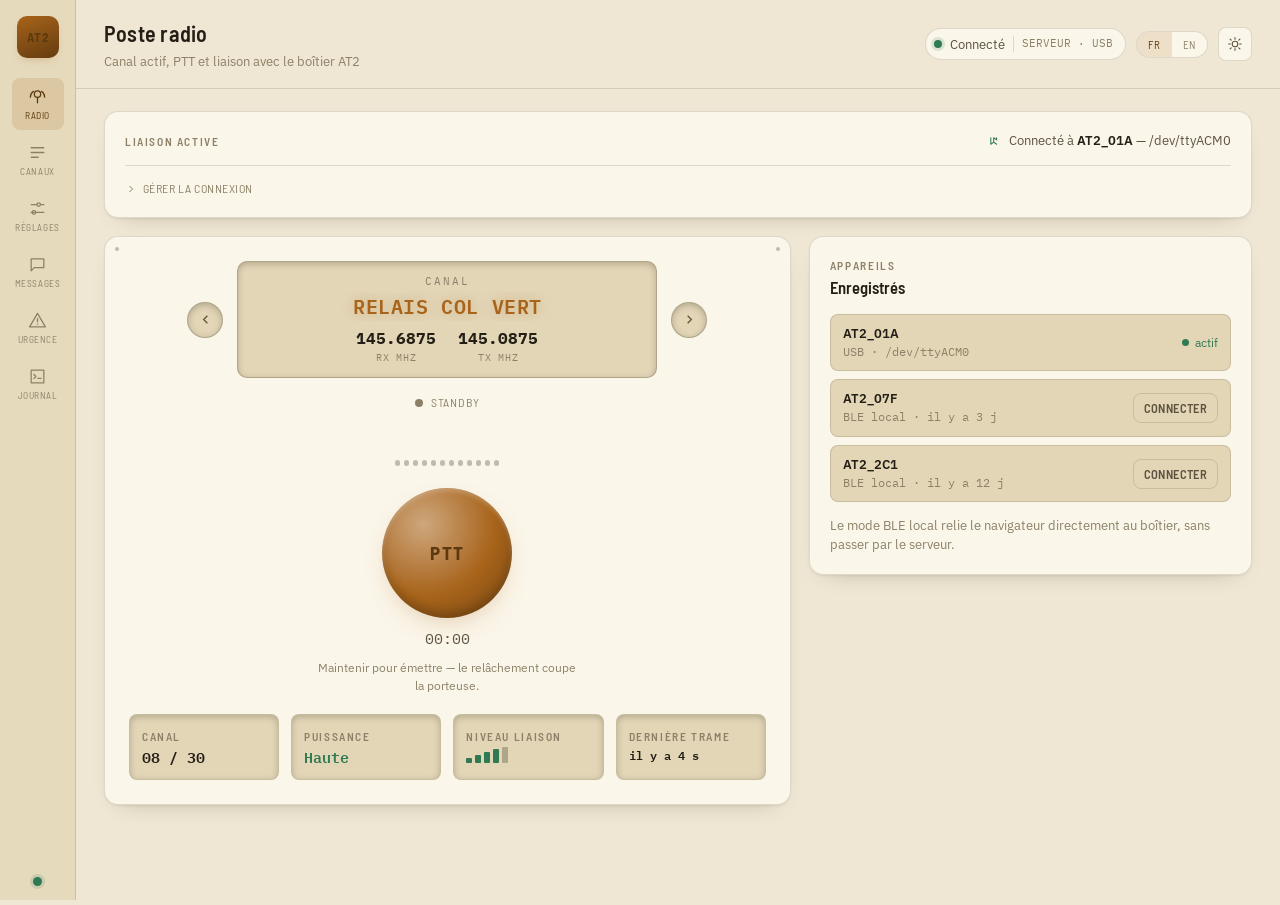
<file: Demo/at2-bridge-redesign-console.html>
<!DOCTYPE html>
<html lang="fr">
<head>
<meta charset="UTF-8" />
<meta name="viewport" content="width=device-width, initial-scale=1.0, viewport-fit=cover" />
<title>AT2 Field Console</title>
<link rel="preconnect" href="https://fonts.googleapis.com" />
<link rel="preconnect" href="https://fonts.gstatic.com" crossorigin />
<link href="https://fonts.googleapis.com/css2?family=Barlow+Semi+Condensed:wght@500;600;700&family=IBM+Plex+Sans:wght@400;500;600&family=IBM+Plex+Mono:wght@400;500;600&display=swap" rel="stylesheet" />
<style>

/* ============================================================
   TOKENS
   ============================================================ */
:root{
  --font-display:'Barlow Semi Condensed','Oswald',sans-serif;
  --font-body:'IBM Plex Sans','Segoe UI',sans-serif;
  --font-mono:'IBM Plex Mono','SF Mono',Consolas,monospace;

  /* -- Day console (light) -- */
  --bg:#efe6d3;
  --bg-panel:#fbf6ea;
  --bg-inset:#e3d6b7;
  --bg-rail:#e6dabd;
  --line:rgba(43,35,20,0.14);
  --line-strong:rgba(43,35,20,0.28);
  --ink:#241f16;
  --ink-dim:#5d5340;
  --ink-faint:#8c8168;

  --amber:#a8641a;
  --amber-ink:#5c3a0d;
  --amber-soft:rgba(168,100,26,0.16);
  --amber-glow:rgba(168,100,26,0.35);

  --signal:#2f7a52;
  --signal-soft:rgba(47,122,82,0.16);

  --danger:#a83a2a;
  --danger-soft:rgba(168,58,42,0.16);
  --danger-glow:rgba(168,58,42,0.4);

  --shadow-panel:0 1px 2px rgba(43,35,20,0.08), 0 10px 24px -18px rgba(43,35,20,0.4);
  --shadow-inset:inset 0 2px 6px rgba(43,35,20,0.25);

  --radius-panel:14px;
  --radius-ctrl:8px;
  --radius-pill:999px;
}

@media (prefers-color-scheme: dark){
  :root:not([data-theme="light"]){
    --bg:#161209;
    --bg-panel:#1f1a10;
    --bg-inset:#0f0c07;
    --bg-rail:#1a160d;
    --line:rgba(232,197,140,0.14);
    --line-strong:rgba(232,197,140,0.26);
    --ink:#f4ecd9;
    --ink-dim:#bdb094;
    --ink-faint:#7e735a;

    --amber:#e8a33d;
    --amber-ink:#2a1c07;
    --amber-soft:rgba(232,163,61,0.16);
    --amber-glow:rgba(232,163,61,0.55);

    --signal:#5fbf85;
    --signal-soft:rgba(95,191,133,0.16);

    --danger:#e2665a;
    --danger-soft:rgba(224,102,90,0.18);
    --danger-glow:rgba(224,102,90,0.55);

    --shadow-panel:0 1px 0 rgba(255,255,255,0.03) inset, 0 14px 32px -20px rgba(0,0,0,0.8);
    --shadow-inset:inset 0 2px 8px rgba(0,0,0,0.6);
  }
}
:root[data-theme="dark"]{
  --bg:#161209;
  --bg-panel:#1f1a10;
  --bg-inset:#0f0c07;
  --bg-rail:#1a160d;
  --line:rgba(232,197,140,0.14);
  --line-strong:rgba(232,197,140,0.26);
  --ink:#f4ecd9;
  --ink-dim:#bdb094;
  --ink-faint:#7e735a;

  --amber:#e8a33d;
  --amber-ink:#2a1c07;
  --amber-soft:rgba(232,163,61,0.16);
  --amber-glow:rgba(232,163,61,0.55);

  --signal:#5fbf85;
  --signal-soft:rgba(95,191,133,0.16);

  --danger:#e2665a;
  --danger-soft:rgba(224,102,90,0.18);
  --danger-glow:rgba(224,102,90,0.55);

  --shadow-panel:0 1px 0 rgba(255,255,255,0.03) inset, 0 14px 32px -20px rgba(0,0,0,0.8);
  --shadow-inset:inset 0 2px 8px rgba(0,0,0,0.6);
}

/* ============================================================
   RESET / BASE
   ============================================================ */
*,*::before,*::after{box-sizing:border-box;-webkit-tap-highlight-color:transparent;}
html,body{height:100%;}
body{
  margin:0;
  background:var(--bg);
  color:var(--ink);
  font-family:var(--font-body);
  font-size:15px;
  line-height:1.45;
  -webkit-font-smoothing:antialiased;
}
h1,h2,h3,h4{margin:0;font-family:var(--font-display);font-weight:600;text-wrap:balance;}
p{margin:0;}
button{font-family:inherit;}
input,select,textarea{font-family:inherit;color:inherit;}
::selection{background:var(--amber-glow);color:var(--amber-ink);}
a{color:var(--amber);}
:focus-visible{outline:2px solid var(--amber);outline-offset:2px;border-radius:4px;}
::-webkit-scrollbar{width:10px;height:10px;}
::-webkit-scrollbar-thumb{background:var(--line-strong);border-radius:99px;}
::-webkit-scrollbar-track{background:transparent;}

.eyebrow{
  font-family:var(--font-display);
  font-size:11.5px;
  font-weight:600;
  letter-spacing:0.14em;
  text-transform:uppercase;
  color:var(--ink-faint);
}

.tabular{font-variant-numeric:tabular-nums;}

@media (prefers-reduced-motion: reduce){
  *,*::before,*::after{animation-duration:0.001ms !important;animation-iteration-count:1 !important;transition-duration:0.001ms !important;}
}

/* ============================================================
   SHELL LAYOUT
   ============================================================ */
.shell{
  display:grid;
  grid-template-columns:76px 1fr;
  min-height:100vh;
}
@media (max-width:860px){
  .shell{grid-template-columns:1fr;}
}

/* -- Rail (desktop left nav / mobile bottom nav) -- */
.rail{
  background:var(--bg-rail);
  border-right:1px solid var(--line);
  display:flex;
  flex-direction:column;
  align-items:center;
  padding:16px 0 14px;
  gap:6px;
  position:sticky;
  top:0;
  height:100vh;
}
.rail-mark{
  width:42px;height:42px;
  border-radius:10px;
  background:linear-gradient(160deg, var(--amber), color-mix(in srgb, var(--amber) 60%, black));
  color:var(--amber-ink);
  display:flex;align-items:center;justify-content:center;
  font-family:var(--font-display);font-weight:700;font-size:13px;letter-spacing:0.02em;
  box-shadow:0 4px 10px -4px var(--amber-glow);
  margin-bottom:14px;
  flex-shrink:0;
}
.rail-nav{display:flex;flex-direction:column;gap:4px;width:100%;align-items:center;flex:1;}
.rail-btn{
  width:52px;height:52px;
  border:none;background:transparent;color:var(--ink-faint);
  border-radius:var(--radius-ctrl);
  display:flex;flex-direction:column;align-items:center;justify-content:center;gap:3px;
  cursor:pointer;
  position:relative;
  transition:color .15s ease, background .15s ease;
}
.rail-btn svg{width:19px;height:19px;stroke:currentColor;fill:none;stroke-width:1.6;}
.rail-btn span{font-family:var(--font-display);font-size:9.5px;letter-spacing:0.06em;text-transform:uppercase;}
.rail-btn:hover{color:var(--ink-dim);background:var(--amber-soft);}
.rail-btn.active{color:var(--amber-ink, var(--amber));background:var(--amber-soft);}
.rail-btn.active::before{
  content:"";position:absolute;left:-16px;top:50%;transform:translateY(-50%);
  width:3px;height:22px;border-radius:3px;background:var(--amber);
}
@media (max-width:860px){
  .rail-btn.active::before{display:none;}
}
.rail-foot{display:flex;flex-direction:column;gap:8px;align-items:center;}
.rail-alert-dot{
  width:9px;height:9px;border-radius:50%;background:var(--signal);
  box-shadow:0 0 0 3px var(--signal-soft);
}

@media (max-width:860px){
  .rail{
    position:fixed;bottom:0;left:0;right:0;top:auto;height:auto;width:100%;
    flex-direction:row;padding:6px 6px calc(6px + env(safe-area-inset-bottom,0px));
    border-right:none;border-top:1px solid var(--line);
    z-index:40;
  }
  .rail-mark{display:none;}
  .rail-nav{flex-direction:row;justify-content:space-around;}
  .rail-foot{display:none;}
  .rail-btn{width:auto;flex:1;height:48px;}
}

/* -- Main column -- */
.main{display:flex;flex-direction:column;min-width:0;}
.topbar{
  display:flex;align-items:center;justify-content:space-between;gap:16px;
  padding:18px 28px;border-bottom:1px solid var(--line);
  flex-wrap:wrap;
}
.topbar-title{display:flex;flex-direction:column;gap:2px;}
.topbar-title h1{font-size:22px;letter-spacing:0.01em;}
.topbar-title .sub{font-size:12.5px;color:var(--ink-faint);}
.topbar-right{display:flex;align-items:center;gap:10px;flex-wrap:wrap;}

.status-chip{
  display:flex;align-items:center;gap:8px;
  padding:6px 12px 6px 8px;border-radius:var(--radius-pill);
  background:var(--bg-panel);border:1px solid var(--line);
  font-size:12.5px;color:var(--ink-dim);
}
.status-led{width:8px;height:8px;border-radius:50%;background:var(--ink-faint);flex-shrink:0;}
.status-chip.on .status-led{background:var(--signal);box-shadow:0 0 0 3px var(--signal-soft);animation:ledpulse 2.2s ease-in-out infinite;}
.status-chip .mode-tag{
  font-family:var(--font-mono);font-size:10.5px;color:var(--ink-faint);
  border-left:1px solid var(--line);padding-left:8px;
}
@keyframes ledpulse{0%,100%{opacity:1;}50%{opacity:0.55;}}

.icon-btn{
  width:34px;height:34px;border-radius:var(--radius-ctrl);
  border:1px solid var(--line);background:var(--bg-panel);color:var(--ink-dim);
  display:flex;align-items:center;justify-content:center;cursor:pointer;
  transition:border-color .15s, color .15s;
}
.icon-btn:hover{color:var(--amber);border-color:var(--line-strong);}
.icon-btn svg{width:16px;height:16px;stroke:currentColor;fill:none;stroke-width:1.7;}

.pill-toggle{
  display:flex;border:1px solid var(--line);border-radius:var(--radius-pill);overflow:hidden;background:var(--bg-panel);
}
.pill-toggle button{
  border:none;background:transparent;color:var(--ink-faint);font-size:11px;font-family:var(--font-display);
  letter-spacing:0.06em;padding:6px 11px;cursor:pointer;
}
.pill-toggle button.active{background:var(--amber-soft);color:var(--amber-ink,var(--amber));}

.view{padding:22px 28px 100px;display:none;flex-direction:column;gap:18px;}
.view.active{display:flex;}
@media (max-width:860px){
  .view{padding:16px 16px 90px;}
  .topbar{padding:14px 16px;}
}

/* ============================================================
   PANEL PRIMITIVES
   ============================================================ */
.panel{
  background:var(--bg-panel);
  border:1px solid var(--line);
  border-radius:var(--radius-panel);
  box-shadow:var(--shadow-panel);
  padding:20px;
  position:relative;
}
.panel-riveted::before,.panel-riveted::after{
  content:"";position:absolute;top:10px;width:4px;height:4px;border-radius:50%;
  background:var(--line-strong);
}
.panel-riveted::before{left:10px;}
.panel-riveted::after{right:10px;}
.panel-head{display:flex;align-items:center;justify-content:space-between;gap:12px;margin-bottom:14px;flex-wrap:wrap;}
.panel-head h2{font-size:16.5px;}
.panel-head .eyebrow{margin-bottom:2px;display:block;}
.hint{font-size:12.5px;color:var(--ink-faint);line-height:1.5;}

.btn{
  font-family:var(--font-display);font-weight:600;font-size:12.5px;letter-spacing:0.03em;
  border-radius:var(--radius-ctrl);padding:9px 16px;cursor:pointer;border:1px solid transparent;
  display:inline-flex;align-items:center;gap:7px;transition:filter .15s, background .15s, border-color .15s;
  text-transform:uppercase;
}
.btn:active{filter:brightness(0.92);}
.btn-amber{background:var(--amber);color:var(--amber-ink);}
.btn-amber:hover{filter:brightness(1.06);}
.btn-ghost{background:transparent;color:var(--ink-dim);border-color:var(--line);}
.btn-ghost:hover{border-color:var(--line-strong);color:var(--ink);}
.btn-danger{background:var(--danger);color:#fff5f2;}
.btn-danger:hover{filter:brightness(1.06);}
.btn[disabled]{opacity:0.45;cursor:not-allowed;}

.switch{position:relative;display:inline-flex;width:38px;height:22px;flex-shrink:0;}
.switch input{position:absolute;opacity:0;inset:0;margin:0;cursor:pointer;}
.switch-track{
  position:absolute;inset:0;border-radius:99px;background:var(--bg-inset);border:1px solid var(--line-strong);
  box-shadow:var(--shadow-inset);transition:background .15s;
}
.switch-track::after{
  content:"";position:absolute;top:2px;left:2px;width:16px;height:16px;border-radius:50%;
  background:var(--ink-faint);transition:transform .18s ease, background .15s;
}
.switch input:checked + .switch-track{background:var(--amber-soft);border-color:var(--amber);}
.switch input:checked + .switch-track::after{transform:translateX(16px);background:var(--amber);}

/* ============================================================
   RAIL ICON HELPERS
   ============================================================ */
svg .i-line{stroke-linecap:round;stroke-linejoin:round;}

/* ============================================================
   RADIO VIEW
   ============================================================ */
.connect-bar{
  display:flex;align-items:center;justify-content:space-between;gap:14px;flex-wrap:wrap;
}
.connect-bar-left{display:flex;align-items:center;gap:12px;flex-wrap:wrap;}
.device-chip{
  display:flex;align-items:center;gap:8px;font-size:13px;color:var(--ink-dim);
}
.device-chip strong{color:var(--ink);font-weight:600;}
details.connect-details{width:100%;}
details.connect-details summary{
  list-style:none;cursor:pointer;display:flex;align-items:center;gap:6px;
  font-family:var(--font-display);font-size:12px;letter-spacing:0.04em;text-transform:uppercase;
  color:var(--ink-faint);margin-top:14px;padding-top:14px;border-top:1px solid var(--line);
}
details.connect-details summary::-webkit-details-marker{display:none;}
details.connect-details summary .chev{transition:transform .15s;}
details.connect-details[open] summary .chev{transform:rotate(90deg);}
.connect-details-body{padding-top:14px;display:flex;flex-direction:column;gap:12px;}
.field-row{display:flex;gap:10px;flex-wrap:wrap;align-items:center;}
select,.text-input{
  background:var(--bg-inset);border:1px solid var(--line-strong);color:var(--ink);
  border-radius:var(--radius-ctrl);padding:9px 11px;font-size:13px;box-shadow:var(--shadow-inset);
}
select{min-width:170px;}
.text-input{flex:1;min-width:160px;}

.radio-grid{display:grid;grid-template-columns:1.55fr 1fr;gap:18px;align-items:start;}
@media (max-width:960px){.radio-grid{grid-template-columns:1fr;}}

.faceplate{padding:24px;}
.dial-row{display:flex;align-items:center;justify-content:center;gap:14px;margin-bottom:16px;}
.dial-arrow{
  width:36px;height:36px;border-radius:50%;border:1px solid var(--line-strong);background:var(--bg-inset);
  color:var(--ink-dim);display:flex;align-items:center;justify-content:center;cursor:pointer;flex-shrink:0;
  box-shadow:var(--shadow-inset);
}
.dial-arrow:hover{color:var(--amber);border-color:var(--amber);}
.dial-arrow svg{width:15px;height:15px;stroke:currentColor;fill:none;stroke-width:2;}

.vfd{
  flex:1;max-width:420px;background:var(--bg-inset);border:1px solid var(--line-strong);
  border-radius:10px;box-shadow:var(--shadow-inset);padding:12px 18px;text-align:center;
}
.vfd-chan{font-family:var(--font-mono);font-size:11px;letter-spacing:0.18em;color:var(--ink-faint);text-transform:uppercase;}
.vfd-name{
  font-family:var(--font-mono);font-weight:600;font-size:20px;color:var(--amber);
  text-shadow:0 0 14px var(--amber-glow);letter-spacing:0.03em;margin:2px 0 6px;
  white-space:nowrap;overflow:hidden;text-overflow:ellipsis;
}
.vfd-freqs{display:flex;justify-content:center;gap:22px;font-family:var(--font-mono);}
.vfd-freqs .f{display:flex;flex-direction:column;align-items:center;gap:1px;}
.vfd-freqs .f b{font-size:16px;color:var(--ink);}
.vfd-freqs .f small{font-size:9.5px;color:var(--ink-faint);letter-spacing:0.1em;}

.rf-row{display:flex;align-items:center;justify-content:center;gap:8px;margin:16px 0 4px;}
.rf-led{width:8px;height:8px;border-radius:50%;background:var(--ink-faint);}
.rf-row.tx .rf-led{background:var(--danger);box-shadow:0 0 0 4px var(--danger-soft);animation:ledpulse 1s ease-in-out infinite;}
.rf-row span{font-family:var(--font-display);font-size:12px;letter-spacing:0.08em;text-transform:uppercase;color:var(--ink-faint);}
.rf-row.tx span{color:var(--danger);}

.wave{display:flex;align-items:flex-end;justify-content:center;gap:4px;height:44px;margin:10px auto 0;max-width:260px;}
.wave i{
  width:5px;border-radius:3px;background:var(--line-strong);height:6px;flex-shrink:0;
  transition:background .2s;
}
.wave.live i{background:var(--danger);animation:wavebar 0.9s ease-in-out infinite;}
.wave i:nth-child(1){animation-delay:-0.6s;} .wave i:nth-child(2){animation-delay:-0.3s;}
.wave i:nth-child(3){animation-delay:-0.8s;} .wave i:nth-child(4){animation-delay:-0.1s;}
.wave i:nth-child(5){animation-delay:-0.5s;} .wave i:nth-child(6){animation-delay:-0.2s;}
.wave i:nth-child(7){animation-delay:-0.7s;} .wave i:nth-child(8){animation-delay:-0.4s;}
.wave i:nth-child(9){animation-delay:-0.15s;} .wave i:nth-child(10){animation-delay:-0.65s;}
.wave i:nth-child(11){animation-delay:-0.35s;} .wave i:nth-child(12){animation-delay:-0.05s;}
@keyframes wavebar{0%,100%{height:6px;}50%{height:38px;}}

.ptt-zone{display:flex;flex-direction:column;align-items:center;gap:10px;margin-top:22px;}
.ptt-btn{
  width:130px;height:130px;border-radius:50%;border:none;cursor:pointer;
  background:radial-gradient(circle at 32% 28%, color-mix(in srgb, var(--amber) 55%, white 15%), var(--amber) 55%, color-mix(in srgb, var(--amber) 70%, black) 100%);
  color:var(--amber-ink);font-family:var(--font-display);font-weight:700;font-size:19px;letter-spacing:0.08em;
  box-shadow:0 10px 26px -10px var(--amber-glow), inset 0 -6px 10px rgba(0,0,0,0.18), inset 0 3px 4px rgba(255,255,255,0.25);
  transition:transform .08s ease, box-shadow .15s;
  -webkit-user-select:none;user-select:none;
}
.ptt-btn:active,.ptt-btn.live{
  transform:scale(0.96);
  background:radial-gradient(circle at 32% 28%, color-mix(in srgb, var(--danger) 55%, white 15%), var(--danger) 55%, color-mix(in srgb, var(--danger) 70%, black) 100%);
  color:#fff5f2;
  box-shadow:0 6px 30px -6px var(--danger-glow), inset 0 -6px 10px rgba(0,0,0,0.25);
}
.ptt-timer{font-family:var(--font-mono);font-size:15px;color:var(--ink-dim);}
.ptt-hint{font-size:12px;color:var(--ink-faint);text-align:center;max-width:260px;}

.stat-row{display:grid;grid-template-columns:repeat(4,1fr);gap:12px;margin-top:20px;}
@media (max-width:640px){.stat-row{grid-template-columns:repeat(2,1fr);}}
.stat-tile{
  background:var(--bg-inset);border:1px solid var(--line);border-radius:var(--radius-ctrl);
  padding:10px 12px;box-shadow:var(--shadow-inset);
}
.stat-tile .eyebrow{margin-bottom:5px;}
.stat-tile .v{font-family:var(--font-mono);font-weight:600;font-size:15px;}
.stat-tile .v.good{color:var(--signal);}
.stat-tile .v.warn{color:var(--amber);}

.meter{display:flex;gap:3px;align-items:flex-end;height:16px;}
.meter i{width:6px;border-radius:1px;background:var(--line-strong);}
.meter i.on{background:var(--signal);}
.meter i:nth-child(1){height:5px;} .meter i:nth-child(2){height:8px;} .meter i:nth-child(3){height:11px;}
.meter i:nth-child(4){height:14px;} .meter i:nth-child(5){height:16px;}

.connection-list{display:flex;flex-direction:column;gap:8px;}
.connection-row{
  display:flex;align-items:center;justify-content:space-between;gap:10px;
  padding:10px 12px;border:1px solid var(--line);border-radius:var(--radius-ctrl);background:var(--bg-inset);
}
.connection-row .name{font-size:13px;font-weight:600;}
.connection-row .meta{font-size:11.5px;color:var(--ink-faint);font-family:var(--font-mono);}

/* ============================================================
   CHANNELS VIEW
   ============================================================ */
.toolbar{display:flex;align-items:center;gap:10px;flex-wrap:wrap;}
.toolbar .search{
  flex:1;min-width:180px;background:var(--bg-inset);border:1px solid var(--line-strong);border-radius:var(--radius-ctrl);
  padding:9px 12px;font-size:13px;box-shadow:var(--shadow-inset);
}
.chip-filter{
  display:flex;gap:6px;flex-wrap:wrap;
}
.chip-filter button{
  border:1px solid var(--line);background:var(--bg-panel);color:var(--ink-faint);border-radius:var(--radius-pill);
  padding:6px 12px;font-size:11.5px;font-family:var(--font-display);letter-spacing:0.04em;text-transform:uppercase;cursor:pointer;
}
.chip-filter button.active{background:var(--amber-soft);border-color:var(--amber);color:var(--amber-ink,var(--amber));}

.table-wrap{overflow-x:auto;border:1px solid var(--line);border-radius:var(--radius-panel);}
table{width:100%;border-collapse:collapse;min-width:760px;}
thead th{
  position:sticky;top:0;background:var(--bg-inset);
  font-family:var(--font-display);font-size:10.5px;letter-spacing:0.08em;text-transform:uppercase;color:var(--ink-faint);
  text-align:left;padding:10px 12px;border-bottom:1px solid var(--line-strong);white-space:nowrap;
}
tbody td{padding:10px 12px;border-bottom:1px solid var(--line);font-size:13px;white-space:nowrap;}
tbody tr:last-child td{border-bottom:none;}
tbody tr:hover{background:var(--amber-soft);}
tbody tr.selected{box-shadow:inset 3px 0 0 var(--amber);background:var(--amber-soft);}
td.mono,th.mono{font-family:var(--font-mono);}
.tag-dot{display:inline-flex;align-items:center;gap:6px;font-size:12px;color:var(--ink-faint);}
.tag-dot i{width:7px;height:7px;border-radius:50%;background:var(--line-strong);}
.tag-dot.on i{background:var(--signal);}
.tag-dot.on{color:var(--signal);}
.row-edit{
  width:26px;height:26px;border-radius:6px;border:1px solid var(--line);background:transparent;color:var(--ink-faint);cursor:pointer;
}
.row-edit:hover{color:var(--amber);border-color:var(--amber);}

@media (max-width:760px){
  table,thead,tbody,tr,td{display:block;width:100%;}
  thead{display:none;}
  .table-wrap{border:none;}
  tbody tr{
    background:var(--bg-panel);border:1px solid var(--line);border-radius:var(--radius-panel);
    margin-bottom:10px;padding:6px 4px;box-shadow:var(--shadow-panel);
  }
  tbody tr.selected{box-shadow:var(--shadow-panel), inset 3px 0 0 var(--amber);}
  tbody td{
    display:flex;justify-content:space-between;gap:10px;border-bottom:1px dashed var(--line);padding:8px 12px;white-space:normal;text-align:right;
  }
  tbody td:last-child{border-bottom:none;}
  tbody td::before{content:attr(data-label);font-family:var(--font-display);font-size:10.5px;letter-spacing:0.06em;text-transform:uppercase;color:var(--ink-faint);text-align:left;}
}

/* ============================================================
   SETTINGS VIEW
   ============================================================ */
.settings-essentials{display:grid;grid-template-columns:repeat(3,1fr);gap:14px;}
@media (max-width:860px){.settings-essentials{grid-template-columns:1fr;}}
.knob-card{
  background:var(--bg-inset);border:1px solid var(--line);border-radius:var(--radius-ctrl);padding:14px;
  box-shadow:var(--shadow-inset);display:flex;flex-direction:column;gap:10px;
}
.knob-card .row-label{display:flex;justify-content:space-between;align-items:baseline;font-size:13px;font-weight:600;}
.knob-card .row-label b{font-family:var(--font-mono);color:var(--amber);font-weight:600;}
.fader{
  -webkit-appearance:none;appearance:none;width:100%;height:5px;border-radius:99px;
  background:linear-gradient(to right, var(--amber) 0%, var(--amber) var(--val,50%), var(--line-strong) var(--val,50%), var(--line-strong) 100%);
  cursor:pointer;
}
.fader::-webkit-slider-thumb{
  -webkit-appearance:none;width:17px;height:17px;border-radius:50%;background:var(--amber);
  border:2px solid var(--bg-panel);box-shadow:0 0 0 1px var(--line-strong), 0 2px 4px rgba(0,0,0,0.3);cursor:pointer;
}
.fader::-moz-range-thumb{width:17px;height:17px;border-radius:50%;background:var(--amber);border:2px solid var(--bg-panel);cursor:pointer;}
.fader::-moz-range-track{height:5px;border-radius:99px;background:var(--line-strong);}
.knob-card .row-toggle{display:flex;justify-content:space-between;align-items:center;font-size:13px;font-weight:600;}

.accordion-group{display:flex;flex-direction:column;gap:10px;margin-top:16px;}
details.acc{border:1px solid var(--line);border-radius:var(--radius-ctrl);background:var(--bg-inset);overflow:hidden;}
details.acc > summary{
  list-style:none;cursor:pointer;display:flex;align-items:center;justify-content:space-between;
  padding:13px 16px;font-family:var(--font-display);font-size:13.5px;letter-spacing:0.02em;
}
details.acc > summary::-webkit-details-marker{display:none;}
details.acc > summary .chev{transition:transform .15s;color:var(--ink-faint);}
details.acc[open] > summary .chev{transform:rotate(90deg);}
details.acc[open] > summary{border-bottom:1px solid var(--line);}
.acc-body{padding:14px 16px;display:grid;grid-template-columns:repeat(2,1fr);gap:12px;}
@media (max-width:700px){.acc-body{grid-template-columns:1fr;}}
.setting-row{display:flex;flex-direction:column;gap:6px;}
.setting-row label{font-size:12.5px;color:var(--ink-dim);display:flex;justify-content:space-between;}
.setting-row label b{font-family:var(--font-mono);color:var(--amber);font-weight:600;}
.setting-row .toggle-row{display:flex;align-items:center;justify-content:space-between;font-size:13px;}

/* ============================================================
   MESSAGES VIEW
   ============================================================ */
.chat-panel{display:flex;flex-direction:column;height:min(64vh,620px);}
.chat-thread{flex:1;overflow-y:auto;display:flex;flex-direction:column;gap:14px;padding-right:4px;}
.msg-group{display:flex;flex-direction:column;gap:4px;max-width:72%;}
.msg-group.me{align-self:flex-end;align-items:flex-end;}
.msg-meta{font-family:var(--font-mono);font-size:10.5px;color:var(--ink-faint);display:flex;gap:8px;}
.bubble{
  background:var(--bg-inset);border:1px solid var(--line);border-radius:12px 12px 12px 4px;
  padding:9px 13px;font-size:13.5px;box-shadow:var(--shadow-inset);
}
.msg-group.me .bubble{border-radius:12px 12px 4px 12px;background:var(--amber-soft);border-color:var(--amber);}
.bubble.media{display:flex;align-items:center;gap:10px;}
.bubble.media svg{width:20px;height:20px;stroke:var(--amber);fill:none;stroke-width:1.6;flex-shrink:0;}
.bubble.media .meta{font-size:11px;color:var(--ink-faint);}
.compose{
  margin-top:14px;padding-top:14px;border-top:1px solid var(--line);display:flex;flex-direction:column;gap:8px;
}
.compose textarea{
  width:100%;resize:vertical;min-height:52px;background:var(--bg-inset);border:1px solid var(--line-strong);
  border-radius:var(--radius-ctrl);padding:10px 12px;font-size:13.5px;box-shadow:var(--shadow-inset);
}
.compose-actions{display:flex;align-items:center;gap:8px;flex-wrap:wrap;}
.compose-actions .btn-ghost{padding:8px 12px;}
.compose-actions svg{width:14px;height:14px;stroke:currentColor;fill:none;stroke-width:1.7;}

/* ============================================================
   EMERGENCY VIEW
   ============================================================ */
.em-grid{display:grid;grid-template-columns:1fr 1fr;gap:18px;}
@media (max-width:860px){.em-grid{grid-template-columns:1fr;}}
.radar{
  width:150px;height:150px;border-radius:50%;position:relative;margin:0 auto 14px;
  background:repeating-radial-gradient(circle, transparent 0 24px, var(--line) 24.5px 25px);
  border:1px solid var(--line-strong);box-shadow:var(--shadow-inset);
  overflow:hidden;
}
.radar::before{
  content:"";position:absolute;inset:0;border-radius:50%;
  background:conic-gradient(from 0deg, var(--signal-soft), transparent 32%);
  animation:sweep 3.2s linear infinite;
}
.radar-dot{
  position:absolute;top:38%;left:57%;width:9px;height:9px;border-radius:50%;background:var(--signal);
  box-shadow:0 0 0 5px var(--signal-soft);animation:ledpulse 2s ease-in-out infinite;
}
@keyframes sweep{to{transform:rotate(360deg);}}
.coords{text-align:center;font-family:var(--font-mono);font-size:19px;font-weight:600;color:var(--ink);}
.coords-sub{text-align:center;font-size:12px;color:var(--ink-faint);margin-top:2px;}

.sos-wrap{display:flex;flex-direction:column;align-items:center;gap:14px;}
.sos-btn{
  width:118px;height:118px;border-radius:50%;border:3px solid color-mix(in srgb, var(--danger) 60%, black 10%);
  background:radial-gradient(circle at 32% 28%, color-mix(in srgb, var(--danger) 60%, white 20%), var(--danger) 60%, color-mix(in srgb, var(--danger) 75%, black) 100%);
  color:#fff5f2;font-family:var(--font-display);font-weight:700;font-size:20px;letter-spacing:0.08em;
  cursor:pointer;position:relative;box-shadow:0 10px 26px -10px var(--danger-glow);
  -webkit-user-select:none;user-select:none;
}
.sos-btn .ring{
  position:absolute;inset:-3px;border-radius:50%;
  background:conic-gradient(var(--amber) calc(var(--armp,0) * 1%), transparent 0);
  -webkit-mask:radial-gradient(farthest-side, transparent calc(100% - 4px), #000 calc(100% - 3px));
  mask:radial-gradient(farthest-side, transparent calc(100% - 4px), #000 calc(100% - 3px));
  pointer-events:none;
}
.sos-hint{font-size:12px;color:var(--ink-faint);text-align:center;max-width:230px;}

/* ============================================================
   LOG VIEW
   ============================================================ */
.console{
  background:var(--bg-inset);border:1px solid var(--line-strong);border-radius:var(--radius-ctrl);
  box-shadow:var(--shadow-inset);padding:12px 14px;font-family:var(--font-mono);font-size:12px;line-height:1.7;
  height:340px;overflow-y:auto;
}
.console .l{white-space:pre-wrap;word-break:break-word;}
.console .t{color:var(--ink-faint);}
.console .tx{color:var(--amber);}
.console .rx{color:var(--signal);}
.console .err{color:var(--danger);}

/* ============================================================
   TOAST
   ============================================================ */
#toast{
  position:fixed;left:50%;bottom:20px;transform:translateX(-50%) translateY(14px);
  opacity:0;visibility:hidden;pointer-events:none;
  background:var(--bg-panel);border:1px solid var(--line-strong);color:var(--ink);
  padding:10px 18px;border-radius:var(--radius-pill);box-shadow:var(--shadow-panel);
  font-size:13px;display:flex;align-items:center;gap:9px;z-index:80;
  transition:opacity .2s ease, transform .2s ease, visibility 0s linear .2s;
}
#toast.show{
  opacity:1;visibility:visible;pointer-events:auto;transform:translateX(-50%) translateY(0);
  transition:opacity .2s ease, transform .2s ease;
}
#toast .status-led{background:var(--signal);box-shadow:0 0 0 3px var(--signal-soft);}
@media (max-width:860px){#toast{bottom:74px;}}

</style>
</head>
<body>

<div class="shell">

  <nav class="rail">
    <div class="rail-mark">AT2</div>
    <div class="rail-nav">
      <button class="rail-btn active" data-view="radio">
        <svg viewBox="0 0 24 24"><path class="i-line" d="M12 20v-7"/><circle class="i-line" cx="12" cy="9" r="4"/><path class="i-line" d="M7 5.5C4.5 7.3 3 9.9 3 12.8M17 5.5c2.5 1.8 4 4.4 4 7.3"/></svg>
        <span data-i18n="nav.radio">Radio</span>
      </button>
      <button class="rail-btn" data-view="channels">
        <svg viewBox="0 0 24 24"><path class="i-line" d="M4 6h16M4 12h16M4 18h9"/></svg>
        <span data-i18n="nav.channels">Canaux</span>
      </button>
      <button class="rail-btn" data-view="settings">
        <svg viewBox="0 0 24 24"><path class="i-line" d="M4 7h7M17 7h3M4 17h3M9 17h11"/><circle class="i-line" cx="13.5" cy="7" r="2.2"/><circle class="i-line" cx="7.5" cy="17" r="2.2"/></svg>
        <span data-i18n="nav.settings">Réglages</span>
      </button>
      <button class="rail-btn" data-view="messages">
        <svg viewBox="0 0 24 24"><path class="i-line" d="M4 5h16v11H8l-4 4V5Z"/></svg>
        <span data-i18n="nav.messages">Messages</span>
      </button>
      <button class="rail-btn" data-view="emergency">
        <svg viewBox="0 0 24 24"><path class="i-line" d="M12 3 2 20h20L12 3Z"/><path class="i-line" d="M12 9.5v4.2"/><circle cx="12" cy="16.6" r="0.9" fill="currentColor" stroke="none"/></svg>
        <span data-i18n="nav.emergency">Urgence</span>
      </button>
      <button class="rail-btn" data-view="log">
        <svg viewBox="0 0 24 24"><path class="i-line" d="M4 4h16v16H4z"/><path class="i-line" d="M7.5 9.5 10 12l-2.5 2.5M12.5 14.5h4"/></svg>
        <span data-i18n="nav.log">Journal</span>
      </button>
    </div>
    <div class="rail-foot">
      <span class="rail-alert-dot" title="Aucune alerte active"></span>
    </div>
  </nav>

  <div class="main">
    <header class="topbar">
      <div class="topbar-title">
        <h1 data-i18n-title="radio">Poste radio</h1>
        <span class="sub" data-i18n-sub="radio">Canal actif, PTT et liaison avec le boîtier AT2</span>
      </div>
      <div class="topbar-right">
        <span class="status-chip on" id="statusChip">
          <span class="status-led"></span>
          <span data-i18n="status.connected">Connecté</span>
          <span class="mono mode-tag">SERVEUR · USB</span>
        </span>
        <div class="pill-toggle" id="langToggle">
          <button class="active" data-lang="fr">FR</button>
          <button data-lang="en">EN</button>
        </div>
        <button class="icon-btn" id="themeToggle" title="Basculer jour/nuit">
          <svg id="themeIcon" viewBox="0 0 24 24"><circle class="i-line" cx="12" cy="12" r="4.2"/><path class="i-line" d="M12 2.5v2.4M12 19v2.4M4.6 4.6l1.7 1.7M17.7 17.7l1.7 1.7M2.5 12h2.4M19 12h2.4M4.6 19.4l1.7-1.7M17.7 6.3l1.7-1.7"/></svg>
        </button>
      </div>
    </header>

    <!-- ============ RADIO VIEW ============ -->
    <section class="view active" id="view-radio">

      <div class="panel">
        <div class="connect-bar">
          <div class="connect-bar-left">
            <span class="eyebrow" data-i18n="connect.eyebrow">Liaison active</span>
          </div>
          <div class="device-chip">
            <svg width="14" height="14" viewBox="0 0 24 24" style="stroke:var(--signal);fill:none;stroke-width:1.8;"><path class="i-line" d="M6.5 6.5v11l5-3.7V6.5l5 3.7v-3.7M11.5 13.8l5 3.7"/></svg>
            <span data-i18n="connect.chip">Connecté à <strong>AT2_01A</strong> — /dev/ttyACM0</span>
          </div>
        </div>

        <details class="connect-details">
          <summary><svg class="chev" width="12" height="12" viewBox="0 0 24 24" style="stroke:currentColor;fill:none;stroke-width:2;"><path d="m9 6 6 6-6 6"/></svg><span data-i18n="connect.manage">Gérer la connexion</span></summary>
          <div class="connect-details-body">
            <div class="field-row">
              <div class="pill-toggle">
                <button class="active" data-i18n="mode.server">Serveur</button>
                <button data-i18n="mode.local">BLE local</button>
              </div>
              <div class="pill-toggle">
                <button class="active" data-i18n="transport.serial">USB série</button>
                <button data-i18n="transport.ble">Bluetooth</button>
              </div>
            </div>
            <div class="field-row">
              <select><option>/dev/ttyACM0</option><option>/dev/ttyUSB0</option></select>
              <button class="btn btn-ghost" data-i18n="btn.refresh">↻ Rafraîchir</button>
              <button class="btn btn-danger" data-i18n="btn.disconnect">Déconnecter</button>
            </div>
            <div class="hint" data-i18n="connect.hint">Appareils enregistrés : <strong style="color:var(--ink);">AT2_01A</strong>, <strong style="color:var(--ink);">AT2_07F</strong> (BLE local, dernière connexion il y a 3 j).</div>
          </div>
        </details>
      </div>

      <div class="radio-grid">
        <div class="panel panel-riveted faceplate">
          <div class="dial-row">
            <button class="dial-arrow" id="chanPrev" aria-label="Canal précédent">
              <svg viewBox="0 0 24 24"><path d="m15 6-6 6 6 6"/></svg>
            </button>
            <div class="vfd">
              <div class="vfd-chan" data-i18n="vfd.channel">CANAL</div>
              <div class="vfd-name" id="vfdName">RELAIS COL VERT</div>
              <div class="vfd-freqs">
                <div class="f"><b id="vfdRx">145.6875</b><small data-i18n="vfd.rx">RX MHZ</small></div>
                <div class="f"><b id="vfdTx">145.0875</b><small data-i18n="vfd.tx">TX MHZ</small></div>
              </div>
            </div>
            <button class="dial-arrow" id="chanNext" aria-label="Canal suivant">
              <svg viewBox="0 0 24 24"><path d="m9 6 6 6-6 6"/></svg>
            </button>
          </div>

          <div class="rf-row" id="rfRow">
            <span class="rf-led"></span>
            <span id="rfLabel" data-i18n="rf.standby">Standby</span>
          </div>

          <div class="wave" id="wave">
            <i></i><i></i><i></i><i></i><i></i><i></i><i></i><i></i><i></i><i></i><i></i><i></i>
          </div>

          <div class="ptt-zone">
            <button class="ptt-btn" id="pttBtn" data-i18n="ptt.button">PTT</button>
            <div class="ptt-timer tabular" id="pttTimer">00:00</div>
            <div class="ptt-hint" data-i18n="ptt.hint">Maintenir pour émettre — le relâchement coupe la porteuse.</div>
          </div>

          <div class="stat-row">
            <div class="stat-tile">
              <span class="eyebrow" data-i18n="stat.channel">Canal</span>
              <div class="v tabular" id="statChan">08 / 30</div>
            </div>
            <div class="stat-tile">
              <span class="eyebrow" data-i18n="stat.power">Puissance</span>
              <div class="v good" data-i18n="stat.powerHigh">Haute</div>
            </div>
            <div class="stat-tile">
              <span class="eyebrow" data-i18n="stat.link">Niveau liaison</span>
              <div class="meter"><i class="on"></i><i class="on"></i><i class="on"></i><i class="on"></i><i></i></div>
            </div>
            <div class="stat-tile">
              <span class="eyebrow" data-i18n="stat.lastFrame">Dernière trame</span>
              <div class="v tabular" style="font-size:12px;" id="statFrame">il y a 4 s</div>
            </div>
          </div>
        </div>

        <div class="panel">
          <div class="panel-head">
            <div>
              <span class="eyebrow" data-i18n="devices.eyebrow">Appareils</span>
              <h2 data-i18n="devices.title">Enregistrés</h2>
            </div>
          </div>
          <div class="connection-list">
            <div class="connection-row">
              <div>
                <div class="name">AT2_01A</div>
                <div class="meta">USB · /dev/ttyACM0</div>
              </div>
              <span class="tag-dot on"><i></i><span data-i18n="devices.active">actif</span></span>
            </div>
            <div class="connection-row">
              <div>
                <div class="name">AT2_07F</div>
                <div class="meta">BLE local · il y a 3 j</div>
              </div>
              <button class="btn btn-ghost" style="padding:6px 10px;" data-i18n="btn.connect">Connecter</button>
            </div>
            <div class="connection-row">
              <div>
                <div class="name">AT2_2C1</div>
                <div class="meta">BLE local · il y a 12 j</div>
              </div>
              <button class="btn btn-ghost" style="padding:6px 10px;" data-i18n="btn.connect">Connecter</button>
            </div>
          </div>
          <div class="hint" style="margin-top:14px;" data-i18n="devices.hint">Le mode BLE local relie le navigateur directement au boîtier, sans passer par le serveur.</div>
        </div>
      </div>
    </section>

    <!-- ============ CHANNELS VIEW ============ -->
    <section class="view" id="view-channels">
      <div class="panel">
        <div class="panel-head">
          <div>
            <span class="eyebrow" data-i18n="channels.eyebrow">Codeplug</span>
            <h2 data-i18n="channels.title">30 canaux</h2>
          </div>
          <div style="display:flex;gap:8px;flex-wrap:wrap;">
            <button class="btn btn-ghost" data-i18n="channels.import">Importer XML</button>
            <button class="btn btn-ghost" data-i18n="channels.read">Lire depuis la radio</button>
            <button class="btn btn-amber" data-i18n="channels.write">Écrire vers la radio</button>
          </div>
        </div>
        <div class="toolbar" style="margin-bottom:14px;">
          <input class="search" placeholder="Rechercher un nom, une fréquence…" data-i18n-ph="channels.search" />
          <div class="chip-filter">
            <button class="active" data-i18n="channels.filterAll">Tous</button>
            <button data-i18n="channels.filterScan">Scan</button>
            <button data-i18n="channels.filterDigital">Numérique</button>
          </div>
        </div>
        <div class="hint" style="margin-bottom:12px;" data-i18n="channels.hint">La lecture groupée est reconstituée par symétrie du protocole — vérifie avant d'écrire vers la radio.</div>

        <div class="table-wrap">
          <table>
            <thead>
              <tr>
                <th data-i18n="col.ch">Ch</th>
                <th data-i18n="col.name">Nom</th>
                <th class="mono" data-i18n="col.rx">RX MHz</th>
                <th class="mono" data-i18n="col.tx">TX MHz</th>
                <th class="mono" data-i18n="col.toneRx">Ton RX</th>
                <th class="mono" data-i18n="col.toneTx">Ton TX</th>
                <th data-i18n="col.bw">BW</th>
                <th data-i18n="col.power">Puiss.</th>
                <th data-i18n="col.scan">Scan</th>
                <th data-i18n="col.digital">Num.</th>
                <th data-i18n="col.lock">Verrou</th>
                <th></th>
              </tr>
            </thead>
            <tbody id="chanBody"></tbody>
          </table>
        </div>
      </div>
    </section>

    <!-- ============ SETTINGS VIEW ============ -->
    <section class="view" id="view-settings">
      <div class="panel">
        <div class="panel-head">
          <div>
            <span class="eyebrow" data-i18n="settings.eyebrow">AT2_01A</span>
            <h2 data-i18n="settings.essentials">Réglages essentiels</h2>
          </div>
        </div>
        <div class="settings-essentials">
          <div class="knob-card">
            <div class="row-label"><span data-i18n="settings.volume">Volume</span><b id="volVal">4 / 8</b></div>
            <input type="range" class="fader" min="1" max="8" value="4" oninput="updateFader(this,'volVal',' / 8')" />
            <button class="btn btn-amber" style="align-self:flex-start;" data-i18n="btn.apply">Appliquer</button>
          </div>
          <div class="knob-card">
            <div class="row-label"><span data-i18n="settings.squelch">Squelch</span><b id="sqVal">3 / 9</b></div>
            <input type="range" class="fader" min="0" max="9" value="3" oninput="updateFader(this,'sqVal',' / 9')" />
            <button class="btn btn-amber" style="align-self:flex-start;" data-i18n="btn.apply">Appliquer</button>
          </div>
          <div class="knob-card">
            <div class="row-toggle">
              <span data-i18n="settings.vox">VOX activé</span>
              <label class="switch"><input type="checkbox" checked /><span class="switch-track"></span></label>
            </div>
            <button class="btn btn-amber" style="align-self:flex-start;" data-i18n="btn.apply">Appliquer</button>
          </div>
        </div>
        <div class="hint" style="margin-top:12px;" data-i18n="settings.essentialsHint">Ces trois réglages sont confirmés en communication réelle avec le boîtier.</div>

        <div class="accordion-group">
          <details class="acc" open>
            <summary><span data-i18n="settings.groupAudio">Audio &amp; RF</span><svg class="chev" width="14" height="14" viewBox="0 0 24 24" style="stroke:currentColor;fill:none;stroke-width:2;"><path d="m9 6 6 6-6 6"/></svg></summary>
            <div class="acc-body">
              <div class="setting-row"><label data-i18n="settings.voxSens">Sensibilité VOX <b>3/5</b></label><input type="range" class="fader" min="1" max="5" value="3" /></div>
              <div class="setting-row"><label data-i18n="settings.tot">Temporisation TX <b>120 s</b></label><input type="range" class="fader" min="0" max="240" step="10" value="120" /></div>
              <div class="setting-row"><label data-i18n="settings.txInterval">Intervalle TX (hop) <b>0 s</b></label><input type="range" class="fader" min="0" max="240" step="10" value="0" /></div>
              <div class="setting-row toggle-row"><span data-i18n="settings.noiseReduction">Réduction de bruit</span><label class="switch"><input type="checkbox" checked /><span class="switch-track"></span></label></div>
              <div class="setting-row toggle-row"><span data-i18n="settings.txInhibit">Inhibition TX</span><label class="switch"><input type="checkbox" /><span class="switch-track"></span></label></div>
            </div>
          </details>
          <details class="acc">
            <summary><span data-i18n="settings.groupId">Identification</span><svg class="chev" width="14" height="14" viewBox="0 0 24 24" style="stroke:currentColor;fill:none;stroke-width:2;"><path d="m9 6 6 6-6 6"/></svg></summary>
            <div class="acc-body">
              <div class="setting-row"><label data-i18n="settings.deviceName">Nom de l'appareil</label><input class="text-input" value="AT2_01A" /></div>
              <div class="setting-row toggle-row"><span data-i18n="settings.promptTone">Tonalité de confirmation</span><label class="switch"><input type="checkbox" checked /><span class="switch-track"></span></label></div>
              <div class="setting-row toggle-row"><span data-i18n="settings.promptLanguage">Annonces en anglais</span><label class="switch"><input type="checkbox" /><span class="switch-track"></span></label></div>
              <div class="setting-row toggle-row"><span data-i18n="settings.smartLink">Smart Link</span><label class="switch"><input type="checkbox" /><span class="switch-track"></span></label></div>
            </div>
          </details>
          <details class="acc">
            <summary><span data-i18n="settings.groupDual">Dual Watch</span><svg class="chev" width="14" height="14" viewBox="0 0 24 24" style="stroke:currentColor;fill:none;stroke-width:2;"><path d="m9 6 6 6-6 6"/></svg></summary>
            <div class="acc-body">
              <div class="setting-row toggle-row"><span data-i18n="settings.dualWatch">Activer Dual Watch</span><label class="switch"><input type="checkbox" /><span class="switch-track"></span></label></div>
              <div class="setting-row"><label data-i18n="settings.dualA">Canal A</label><input class="text-input" type="number" min="1" max="30" value="8" /></div>
              <div class="setting-row"><label data-i18n="settings.dualB">Canal B</label><input class="text-input" type="number" min="1" max="30" value="1" /></div>
              <div class="setting-row">
                <label data-i18n="settings.dualFocus">Canal actif pour le PTT</label>
                <div style="display:flex;gap:8px;"><button class="btn btn-ghost" style="flex:1;">A</button><button class="btn btn-amber" style="flex:1;">B</button></div>
              </div>
            </div>
          </details>
        </div>
        <div class="hint" style="margin-top:12px;" data-i18n="settings.advancedHint">Réglages avancés câblés au protocole réel, jamais vérifiés par lecture indépendante — voir le README.</div>
      </div>
    </section>

    <!-- ============ MESSAGES VIEW ============ -->
    <section class="view" id="view-messages">
      <div class="panel chat-panel">
        <div class="panel-head">
          <div>
            <span class="eyebrow" data-i18n="msg.eyebrow">Canal 08 · RELAIS COL VERT</span>
            <h2 data-i18n="msg.title">Messagerie hors-réseau</h2>
          </div>
        </div>
        <div class="chat-thread" id="chatThread">
          <div class="msg-group">
            <div class="msg-meta"><span>raid_kilo</span><span>14:05</span></div>
            <div class="bubble">Reçu. On a un ravitaillement au carrefour du GR5.</div>
          </div>
          <div class="msg-group">
            <div class="msg-meta"><span>raid_kilo</span><span>14:06</span></div>
            <div class="bubble media">
              <svg viewBox="0 0 24 24"><rect class="i-line" x="3" y="4" width="18" height="15" rx="2"/><path class="i-line" d="m3 16 5-5 4 4 3-3 6 6"/></svg>
              <div><div>photo_sentier.jpg</div><div class="meta">214 Ko · transmis en 6 blocs</div></div>
            </div>
          </div>
          <div class="msg-group me">
            <div class="msg-meta"><span>elyha (moi)</span><span>14:08</span></div>
            <div class="bubble">Position mise à jour, RDV au refuge à 14h.</div>
          </div>
          <div class="msg-group me">
            <div class="msg-meta"><span>elyha (moi)</span><span>14:09</span></div>
            <div class="bubble media">
              <svg viewBox="0 0 24 24"><path class="i-line" d="M12 3a3 3 0 0 0-3 3v6a3 3 0 0 0 6 0V6a3 3 0 0 0-3-3Z"/><path class="i-line" d="M6 11a6 6 0 0 0 12 0M12 17v3"/></svg>
              <div><div>Message vocal</div><div class="meta">0:42 · AMR-NB</div></div>
            </div>
          </div>
          <div class="msg-group">
            <div class="msg-meta"><span>raid_kilo</span><span>14:31</span></div>
            <div class="bubble">Vent fort au col, prudence sur la crête.</div>
          </div>
        </div>
        <div class="compose">
          <textarea placeholder="Message hors-réseau à envoyer sur le canal actif…" data-i18n-ph="msg.placeholder"></textarea>
          <div class="compose-actions">
            <button class="btn btn-ghost"><svg viewBox="0 0 24 24"><rect class="i-line" x="3" y="4" width="18" height="15" rx="2"/><path class="i-line" d="m3 16 5-5 4 4 3-3 6 6"/></svg> <span data-i18n="msg.image">Image</span></button>
            <button class="btn btn-ghost"><svg viewBox="0 0 24 24"><path class="i-line" d="M12 3a3 3 0 0 0-3 3v6a3 3 0 0 0 6 0V6a3 3 0 0 0-3-3Z"/><path class="i-line" d="M6 11a6 6 0 0 0 12 0M12 17v3"/></svg> <span data-i18n="msg.voice">Vocal</span></button>
            <button class="btn btn-amber" style="margin-left:auto;" data-i18n="btn.send">Envoyer</button>
          </div>
        </div>
      </div>
    </section>

    <!-- ============ EMERGENCY VIEW ============ -->
    <section class="view" id="view-emergency">
      <div class="em-grid">
        <div class="panel">
          <div class="panel-head">
            <div>
              <span class="eyebrow" data-i18n="em.eyebrow">GPS navigateur</span>
              <h2 data-i18n="em.position">Position</h2>
            </div>
            <span class="status-chip on"><span class="status-led"></span><span data-i18n="em.fix">Position acquise</span></span>
          </div>
          <div class="radar"><div class="radar-dot"></div></div>
          <div class="coords tabular">45.9237° N, 6.8694° E</div>
          <div class="coords-sub" data-i18n="em.accuracy">précision ± 6 m</div>

          <div style="margin-top:18px;padding-top:16px;border-top:1px solid var(--line);display:flex;flex-direction:column;gap:10px;">
            <div class="row-toggle" style="display:flex;justify-content:space-between;align-items:center;">
              <span data-i18n="em.beacon">Balise position automatique</span>
              <label class="switch"><input type="checkbox" checked /><span class="switch-track"></span></label>
            </div>
            <div class="field-row">
              <select>
                <option value="30" data-i18n="em.every30">Toutes les 30 s</option>
                <option value="60" selected data-i18n="em.every60">Toutes les minutes</option>
                <option value="300" data-i18n="em.every300">Toutes les 5 min</option>
                <option value="900" data-i18n="em.every900">Toutes les 15 min</option>
              </select>
            </div>
            <div class="hint" data-i18n="em.beaconStatus">Prochaine balise dans 00:38.</div>
            <button class="btn btn-ghost" data-i18n="em.sendNow">Envoyer ma position maintenant</button>
          </div>
        </div>

        <div class="panel">
          <div class="panel-head">
            <div>
              <span class="eyebrow" data-i18n="em.sosEyebrow">Détresse</span>
              <h2 data-i18n="em.sosTitle">Signal SOS</h2>
            </div>
          </div>
          <div class="sos-wrap">
            <button class="sos-btn" id="sosBtn"><span class="ring" id="sosRing"></span>SOS</button>
            <div class="sos-hint" id="sosHint" data-i18n="em.sosHint">Maintenir 1,5 s pour armer et envoyer l'alerte.</div>
            <div class="field-row" style="width:100%;">
              <select style="flex:1;">
                <option data-i18n="em.presetLost">Perdu, besoin d'un itinéraire</option>
                <option data-i18n="em.presetInjured">Blessé, besoin de secours médical</option>
                <option data-i18n="em.presetStuck">Bloqué, besoin d'une évacuation</option>
              </select>
            </div>
            <div class="hint" data-i18n="em.lastSos">Dernier SOS envoyé : aucun depuis la connexion.</div>
          </div>
        </div>
      </div>
    </section>

    <!-- ============ LOG VIEW ============ -->
    <section class="view" id="view-log">
      <div class="panel">
        <div class="panel-head">
          <div>
            <span class="eyebrow" data-i18n="log.eyebrow">Debug</span>
            <h2 data-i18n="log.rawTitle">Trame brute</h2>
          </div>
        </div>
        <div class="hint" style="margin-bottom:10px;" data-i18n="log.rawHint">Contourne toute la couche protocole — réservé aux tests de rétro-ingénierie.</div>
        <div class="field-row">
          <input class="text-input" style="font-family:var(--font-mono);" placeholder="aa55...77ee" />
          <button class="btn btn-amber" data-i18n="btn.send">Envoyer</button>
        </div>
      </div>
      <div class="panel">
        <div class="panel-head">
          <div>
            <span class="eyebrow" data-i18n="log.eyebrow2">Trafic</span>
            <h2 data-i18n="log.consoleTitle">Journal des trames</h2>
          </div>
          <div style="display:flex;gap:8px;flex-wrap:wrap;">
            <button class="btn btn-ghost" data-i18n="log.copyAll">Copier tout</button>
            <button class="btn btn-ghost" data-i18n="log.copyLast">Copier le dernier échange</button>
            <button class="btn btn-ghost" data-i18n="log.export">Exporter .txt</button>
          </div>
        </div>
        <div class="console" id="consoleBox">
<div class="l"><span class="t">14:02:11.204</span> <span class="tx">TX</span>  AA 55 02 01 04 00 01 6F 3A 77 EE   set_volume(4)</div>
<div class="l"><span class="t">14:02:11.231</span> <span class="rx">RX</span>  AA 55 82 01 04 00 01 6F 3A 77 EE   ACK</div>
<div class="l"><span class="t">14:03:47.980</span> <span class="tx">TX</span>  AA 55 01 02 0E 00 07 4B 91 77 EE   select_channel(8)</div>
<div class="l"><span class="t">14:03:48.012</span> <span class="rx">RX</span>  AA 55 81 02 0E 00 07 4B 91 77 EE   ACK</div>
<div class="l"><span class="t">14:05:02.113</span> <span class="rx">RX</span>  AA 55 02 04 00 07 74 65 78 74 …    incoming_message("Reçu. On a un ravitaillement…")</div>
<div class="l"><span class="t">14:08:56.442</span> <span class="tx">TX</span>  AA 55 02 04 00 08 50 6F 73 69 …    send_message("Position mise à jour…")</div>
<div class="l"><span class="t">14:11:09.500</span> <span class="err">ERR</span> —   timeout en attente d'ACK (query_channel_config)</div>
</div>
      </div>
    </section>

  </div>
</div>

<div id="toast"><span class="status-led"></span><span id="toastText">Réglage appliqué</span></div>

<script>
/* ---------- View / rail navigation ---------- */
document.querySelectorAll('.rail-btn').forEach(function(btn){
  btn.addEventListener('click', function(){
    document.querySelectorAll('.rail-btn').forEach(function(b){ b.classList.remove('active'); });
    btn.classList.add('active');
    var target = btn.getAttribute('data-view');
    document.querySelectorAll('.view').forEach(function(v){ v.classList.remove('active'); });
    document.getElementById('view-' + target).classList.add('active');
    var titleEl = document.querySelector('.topbar-title h1');
    var subEl = document.querySelector('.topbar-title .sub');
    if (titleEl.dataset.i18nTitle) applyTopbar(target);
  });
});

var topbarDict = {
  fr: {
    radio:{t:'Poste radio', s:'Canal actif, PTT et liaison avec le boîtier AT2'},
    channels:{t:'Canaux', s:'Table des 30 canaux — lecture, écriture, import CPS'},
    settings:{t:'Réglages', s:'Paramètres du boîtier connecté'},
    messages:{t:'Messagerie', s:'Textes, images et vocaux hors-réseau'},
    emergency:{t:'Urgence', s:'Position, balise automatique et signal SOS'},
    log:{t:'Journal', s:'Trames échangées avec le boîtier'}
  },
  en: {
    radio:{t:'Radio console', s:'Active channel, PTT and link to the AT2 unit'},
    channels:{t:'Channels', s:'30-channel table — read, write, CPS import'},
    settings:{t:'Settings', s:'Parameters of the connected unit'},
    messages:{t:'Messaging', s:'Offline text, image and voice messages'},
    emergency:{t:'Emergency', s:'Position, auto beacon and SOS signal'},
    log:{t:'Log', s:'Frames exchanged with the unit'}
  }
};
function applyTopbar(view){
  var d = topbarDict[currentLang][view];
  document.querySelector('.topbar-title h1').textContent = d.t;
  document.querySelector('.topbar-title .sub').textContent = d.s;
}

/* ---------- Language toggle (scoped i18n demo) ---------- */
var dict = {
  fr: {
    'nav.radio':'Radio','nav.channels':'Canaux','nav.settings':'Réglages','nav.messages':'Messages','nav.emergency':'Urgence','nav.log':'Journal',
    'status.connected':'Connecté',
    'connect.eyebrow':'Liaison active','connect.chip':"Connecté à AT2_01A — /dev/ttyACM0",'connect.manage':'Gérer la connexion',
    'mode.server':'Serveur','mode.local':'BLE local','transport.serial':'USB série','transport.ble':'Bluetooth',
    'btn.refresh':'↻ Rafraîchir','btn.disconnect':'Déconnecter','btn.connect':'Connecter','btn.apply':'Appliquer','btn.send':'Envoyer',
    'connect.hint':'Appareils enregistrés : AT2_01A, AT2_07F (BLE local, dernière connexion il y a 3 j).',
    'vfd.channel':'CANAL','vfd.rx':'RX MHZ','vfd.tx':'TX MHZ','rf.standby':'Standby','rf.tx':'Émission','ptt.button':'PTT',
    'ptt.hint':'Maintenir pour émettre — le relâchement coupe la porteuse.',
    'stat.channel':'Canal','stat.power':'Puissance','stat.powerHigh':'Haute','stat.link':'Niveau liaison','stat.lastFrame':'Dernière trame',
    'devices.eyebrow':'Appareils','devices.title':'Enregistrés','devices.active':'actif','devices.hint':'Le mode BLE local relie le navigateur directement au boîtier, sans passer par le serveur.',
    'channels.eyebrow':'Codeplug','channels.title':'30 canaux','channels.import':'Importer XML','channels.read':'Lire depuis la radio','channels.write':'Écrire vers la radio',
    'channels.search':'Rechercher un nom, une fréquence…','channels.filterAll':'Tous','channels.filterScan':'Scan','channels.filterDigital':'Numérique',
    'channels.hint':"La lecture groupée est reconstituée par symétrie du protocole — vérifie avant d'écrire vers la radio.",
    'col.ch':'Ch','col.name':'Nom','col.rx':'RX MHz','col.tx':'TX MHz','col.toneRx':'Ton RX','col.toneTx':'Ton TX','col.bw':'BW','col.power':'Puiss.','col.scan':'Scan','col.digital':'Num.','col.lock':'Verrou',
    'settings.eyebrow':'AT2_01A','settings.essentials':'Réglages essentiels','settings.volume':'Volume','settings.squelch':'Squelch','settings.vox':'VOX activé',
    'settings.essentialsHint':'Ces trois réglages sont confirmés en communication réelle avec le boîtier.',
    'settings.groupAudio':'Audio & RF','settings.groupId':'Identification','settings.groupDual':'Dual Watch',
    'settings.voxSens':'Sensibilité VOX','settings.tot':'Temporisation TX','settings.txInterval':'Intervalle TX (hop)','settings.noiseReduction':'Réduction de bruit','settings.txInhibit':'Inhibition TX',
    'settings.deviceName':"Nom de l'appareil",'settings.promptTone':'Tonalité de confirmation','settings.promptLanguage':'Annonces en anglais','settings.smartLink':'Smart Link',
    'settings.dualWatch':'Activer Dual Watch','settings.dualA':'Canal A','settings.dualB':'Canal B','settings.dualFocus':'Canal actif pour le PTT',
    'settings.advancedHint':'Réglages avancés câblés au protocole réel, jamais vérifiés par lecture indépendante — voir le README.',
    'msg.eyebrow':'Canal 08 · RELAIS COL VERT','msg.title':'Messagerie hors-réseau','msg.image':'Image','msg.voice':'Vocal','msg.placeholder':'Message hors-réseau à envoyer sur le canal actif…',
    'em.eyebrow':'GPS navigateur','em.position':'Position','em.fix':'Position acquise','em.accuracy':'précision ± 6 m','em.beacon':'Balise position automatique',
    'em.every30':'Toutes les 30 s','em.every60':'Toutes les minutes','em.every300':'Toutes les 5 min','em.every900':'Toutes les 15 min',
    'em.beaconStatus':'Prochaine balise dans 00:38.','em.sendNow':'Envoyer ma position maintenant',
    'em.sosEyebrow':'Détresse','em.sosTitle':'Signal SOS','em.sosHint':"Maintenir 1,5 s pour armer et envoyer l'alerte.",
    'em.presetLost':"Perdu, besoin d'un itinéraire",'em.presetInjured':'Blessé, besoin de secours médical','em.presetStuck':"Bloqué, besoin d'une évacuation",
    'em.lastSos':'Dernier SOS envoyé : aucun depuis la connexion.',
    'log.eyebrow':'Debug','log.rawTitle':'Trame brute','log.rawHint':'Contourne toute la couche protocole — réservé aux tests de rétro-ingénierie.',
    'log.eyebrow2':'Trafic','log.consoleTitle':'Journal des trames','log.copyAll':'Copier tout','log.copyLast':'Copier le dernier échange','log.export':'Exporter .txt'
  },
  en: {
    'nav.radio':'Radio','nav.channels':'Channels','nav.settings':'Settings','nav.messages':'Messages','nav.emergency':'Emergency','nav.log':'Log',
    'status.connected':'Connected',
    'connect.eyebrow':'Active link','connect.chip':'Connected to AT2_01A — /dev/ttyACM0','connect.manage':'Manage connection',
    'mode.server':'Server','mode.local':'Local BLE','transport.serial':'USB serial','transport.ble':'Bluetooth',
    'btn.refresh':'↻ Refresh','btn.disconnect':'Disconnect','btn.connect':'Connect','btn.apply':'Apply','btn.send':'Send',
    'connect.hint':'Registered units: AT2_01A, AT2_07F (local BLE, last seen 3 days ago).',
    'vfd.channel':'CHANNEL','vfd.rx':'RX MHZ','vfd.tx':'TX MHZ','rf.standby':'Standby','rf.tx':'Transmitting','ptt.button':'PTT',
    'ptt.hint':'Hold to transmit — releasing drops the carrier.',
    'stat.channel':'Channel','stat.power':'Power','stat.powerHigh':'High','stat.link':'Link level','stat.lastFrame':'Last frame',
    'devices.eyebrow':'Devices','devices.title':'Registered','devices.active':'active','devices.hint':'Local BLE links the browser straight to the unit, no server in the path.',
    'channels.eyebrow':'Codeplug','channels.title':'30 channels','channels.import':'Import XML','channels.read':'Read from radio','channels.write':'Write to radio',
    'channels.search':'Search a name, a frequency…','channels.filterAll':'All','channels.filterScan':'Scan','channels.filterDigital':'Digital',
    'channels.hint':'Bulk read is reconstructed by protocol symmetry — check before writing to the radio.',
    'col.ch':'Ch','col.name':'Name','col.rx':'RX MHz','col.tx':'TX MHz','col.toneRx':'RX tone','col.toneTx':'TX tone','col.bw':'BW','col.power':'Power','col.scan':'Scan','col.digital':'Digital','col.lock':'Lock',
    'settings.eyebrow':'AT2_01A','settings.essentials':'Essential settings','settings.volume':'Volume','settings.squelch':'Squelch','settings.vox':'VOX enabled',
    'settings.essentialsHint':'These three settings are confirmed in live communication with the unit.',
    'settings.groupAudio':'Audio & RF','settings.groupId':'Identification','settings.groupDual':'Dual Watch',
    'settings.voxSens':'VOX sensitivity','settings.tot':'TX timeout','settings.txInterval':'TX interval (hop)','settings.noiseReduction':'Noise reduction','settings.txInhibit':'TX inhibit',
    'settings.deviceName':'Device name','settings.promptTone':'Confirmation tone','settings.promptLanguage':'English announcements','settings.smartLink':'Smart Link',
    'settings.dualWatch':'Enable Dual Watch','settings.dualA':'Channel A','settings.dualB':'Channel B','settings.dualFocus':'Active channel for PTT',
    'settings.advancedHint':'Advanced settings wired to the real protocol, never confirmed by independent read-back — see the README.',
    'msg.eyebrow':'Channel 08 · GREEN PASS REPEATER','msg.title':'Offline messaging','msg.image':'Image','msg.voice':'Voice','msg.placeholder':'Offline message to send on the active channel…',
    'em.eyebrow':'Browser GPS','em.position':'Position','em.fix':'Fix acquired','em.accuracy':'accuracy ± 6 m','em.beacon':'Automatic position beacon',
    'em.every30':'Every 30 s','em.every60':'Every minute','em.every300':'Every 5 min','em.every900':'Every 15 min',
    'em.beaconStatus':'Next beacon in 00:38.','em.sendNow':'Send my position now',
    'em.sosEyebrow':'Distress','em.sosTitle':'SOS signal','em.sosHint':'Hold 1.5 s to arm and send the alert.',
    'em.presetLost':'Lost, need a route',"em.presetInjured":'Injured, need medical help','em.presetStuck':'Stuck, need evacuation',
    'em.lastSos':'Last SOS sent: none since connecting.',
    'log.eyebrow':'Debug','log.rawTitle':'Raw frame','log.rawHint':'Bypasses the whole protocol layer — reserved for reverse-engineering tests.',
    'log.eyebrow2':'Traffic','log.consoleTitle':'Frame log','log.copyAll':'Copy all','log.copyLast':'Copy last exchange','log.export':'Export .txt'
  }
};
var currentLang = 'fr';
function applyLang(lang){
  currentLang = lang;
  document.querySelectorAll('[data-i18n]').forEach(function(el){
    var key = el.getAttribute('data-i18n');
    if (dict[lang][key]) el.textContent = dict[lang][key];
  });
  document.querySelectorAll('[data-i18n-ph]').forEach(function(el){
    var key = el.getAttribute('data-i18n-ph');
    if (dict[lang][key]) el.setAttribute('placeholder', dict[lang][key]);
  });
  var activeViewBtn = document.querySelector('.rail-btn.active');
  applyTopbar(activeViewBtn.getAttribute('data-view'));
}
document.querySelectorAll('#langToggle button').forEach(function(btn){
  btn.addEventListener('click', function(){
    document.querySelectorAll('#langToggle button').forEach(function(b){ b.classList.remove('active'); });
    btn.classList.add('active');
    applyLang(btn.getAttribute('data-lang'));
  });
});

/* ---------- Theme toggle ---------- */
var root = document.documentElement;
document.getElementById('themeToggle').addEventListener('click', function(){
  var cur = root.getAttribute('data-theme');
  var prefersDark = window.matchMedia && window.matchMedia('(prefers-color-scheme: dark)').matches;
  var effectiveDark = cur ? cur === 'dark' : prefersDark;
  root.setAttribute('data-theme', effectiveDark ? 'light' : 'dark');
});

/* ---------- Toast ---------- */
var toastTimer;
function showToast(text){
  var t = document.getElementById('toast');
  document.getElementById('toastText').textContent = text;
  t.classList.add('show');
  clearTimeout(toastTimer);
  toastTimer = setTimeout(function(){ t.classList.remove('show'); }, 2200);
}

/* ---------- Channel data + table ---------- */
var channels = [
  {ch:1, name:'APPEL GÉNÉRAL', rx:'146.5200', tx:'146.5200', trx:'—', ttx:'—', bw:'Large', pw:true, scan:true, dig:false, lock:false},
  {ch:2, name:'RELAIS F5ZZZ', rx:'145.6125', tx:'145.0125', trx:'88.5', ttx:'88.5', bw:'Large', pw:true, scan:true, dig:false, lock:true},
  {ch:3, name:'SIMPLEX RANDO', rx:'145.5000', tx:'145.5000', trx:'100.0', ttx:'100.0', bw:'Étroite', pw:false, scan:true, dig:false, lock:false},
  {ch:4, name:'BASE CAMP', rx:'446.0060', tx:'446.0060', trx:'67.0', ttx:'67.0', bw:'Étroite', pw:false, scan:true, dig:false, lock:false},
  {ch:5, name:'DMR TG9', rx:'439.4125', tx:'434.4125', trx:'—', ttx:'—', bw:'Étroite', pw:true, scan:false, dig:true, lock:false},
  {ch:6, name:'SÉCURITÉ ÉQUIPE', rx:'145.7750', tx:'145.1750', trx:'131.8', ttx:'131.8', bw:'Large', pw:true, scan:true, dig:false, lock:true},
  {ch:7, name:'URGENCE SAR', rx:'156.8000', tx:'156.8000', trx:'—', ttx:'—', bw:'Large', pw:true, scan:true, dig:false, lock:false},
  {ch:8, name:'RELAIS COL VERT', rx:'145.6875', tx:'145.0875', trx:'94.8', ttx:'94.8', bw:'Large', pw:true, scan:true, dig:false, lock:false},
  {ch:9, name:'CHASSE PMR 8', rx:'446.0937', tx:'446.0937', trx:'DCS023', ttx:'DCS023', bw:'Étroite', pw:false, scan:false, dig:false, lock:false},
  {ch:10, name:'BIVOUAC NUIT', rx:'433.5000', tx:'433.5000', trx:'—', ttx:'—', bw:'Étroite', pw:false, scan:false, dig:false, lock:true}
];
var activeChannel = 8;
var tbody = document.getElementById('chanBody');
function renderChannels(){
  tbody.innerHTML = channels.map(function(c){
    return '<tr class="'+(c.ch===activeChannel?'selected':'')+'" data-ch="'+c.ch+'">'
      + '<td class="mono" data-label="Ch">'+String(c.ch).padStart(2,'0')+'</td>'
      + '<td data-label="Nom">'+c.name+'</td>'
      + '<td class="mono" data-label="RX MHz">'+c.rx+'</td>'
      + '<td class="mono" data-label="TX MHz">'+c.tx+'</td>'
      + '<td class="mono" data-label="Ton RX">'+c.trx+'</td>'
      + '<td class="mono" data-label="Ton TX">'+c.ttx+'</td>'
      + '<td data-label="BW">'+c.bw+'</td>'
      + '<td data-label="Puiss."><span class="tag-dot '+(c.pw?'on':'')+'"><i></i>'+(c.pw?'Haute':'Basse')+'</span></td>'
      + '<td data-label="Scan"><span class="tag-dot '+(c.scan?'on':'')+'"><i></i>'+(c.scan?'ON':'—')+'</span></td>'
      + '<td data-label="Num."><span class="tag-dot '+(c.dig?'on':'')+'"><i></i>'+(c.dig?'ON':'—')+'</span></td>'
      + '<td data-label="Verrou"><span class="tag-dot '+(c.lock?'on':'')+'"><i></i>'+(c.lock?'ON':'—')+'</span></td>'
      + '<td><button class="row-edit" title="Renommer">✎</button></td>'
      + '</tr>';
  }).join('');
}
renderChannels();
tbody.addEventListener('click', function(e){
  var row = e.target.closest('tr');
  if (!row) return;
  setActiveChannel(parseInt(row.getAttribute('data-ch'), 10));
});
document.querySelectorAll('.chip-filter button').forEach(function(btn, idx){
  btn.addEventListener('click', function(){
    document.querySelectorAll('.chip-filter button').forEach(function(b){ b.classList.remove('active'); });
    btn.classList.add('active');
    var filtered = channels;
    if (idx === 1) filtered = channels.filter(function(c){ return c.scan; });
    if (idx === 2) filtered = channels.filter(function(c){ return c.dig; });
    var saved = channels; channels = filtered; renderChannels(); channels = saved;
  });
});

/* ---------- VFD / channel selector ---------- */
function setActiveChannel(chNum){
  var c = channels.find(function(x){ return x.ch === chNum; });
  if (!c) return;
  activeChannel = chNum;
  document.getElementById('vfdName').textContent = c.name;
  document.getElementById('vfdRx').textContent = c.rx;
  document.getElementById('vfdTx').textContent = c.tx;
  document.getElementById('statChan').textContent = String(chNum).padStart(2,'0') + ' / 30';
  renderChannels();
}
document.getElementById('chanNext').addEventListener('click', function(){
  var idx = channels.findIndex(function(c){ return c.ch === activeChannel; });
  var next = channels[(idx + 1) % channels.length];
  setActiveChannel(next.ch);
});
document.getElementById('chanPrev').addEventListener('click', function(){
  var idx = channels.findIndex(function(c){ return c.ch === activeChannel; });
  var prev = channels[(idx - 1 + channels.length) % channels.length];
  setActiveChannel(prev.ch);
});

/* ---------- PTT ---------- */
var pttBtn = document.getElementById('pttBtn');
var wave = document.getElementById('wave');
var rfRow = document.getElementById('rfRow');
var rfLabel = document.getElementById('rfLabel');
var pttTimer = document.getElementById('pttTimer');
var pttInterval = null, pttSeconds = 0;
function pttStart(e){
  e.preventDefault();
  pttBtn.classList.add('live');
  wave.classList.add('live');
  rfRow.classList.add('tx');
  rfLabel.textContent = (currentLang==='en') ? 'Transmitting' : 'Émission';
  pttSeconds = 0;
  pttTimer.textContent = '00:00';
  pttInterval = setInterval(function(){
    pttSeconds++;
    var m = String(Math.floor(pttSeconds/60)).padStart(2,'0');
    var s = String(pttSeconds%60).padStart(2,'0');
    pttTimer.textContent = m+':'+s;
  }, 1000);
}
function pttStop(){
  if (!pttBtn.classList.contains('live')) return;
  pttBtn.classList.remove('live');
  wave.classList.remove('live');
  rfRow.classList.remove('tx');
  rfLabel.textContent = (currentLang==='en') ? 'Standby' : 'Standby';
  clearInterval(pttInterval);
  document.getElementById('statFrame').textContent = (currentLang==='en') ? 'just now' : "à l'instant";
}
pttBtn.addEventListener('mousedown', pttStart);
pttBtn.addEventListener('touchstart', pttStart, {passive:false});
['mouseup','mouseleave','touchend','touchcancel'].forEach(function(ev){
  pttBtn.addEventListener(ev, pttStop);
});

/* ---------- Sliders live readout ---------- */
window.updateFader = function(input, outId, suffix){
  var min = parseFloat(input.min), max = parseFloat(input.max), val = parseFloat(input.value);
  input.style.setProperty('--val', ((val-min)/(max-min)*100)+'%');
  document.getElementById(outId).textContent = input.value + suffix;
};
document.querySelectorAll('.fader').forEach(function(f){
  var min = parseFloat(f.min)||0, max = parseFloat(f.max)||100, val = parseFloat(f.value)||0;
  f.style.setProperty('--val', ((val-min)/(max-min)*100)+'%');
  f.addEventListener('input', function(){
    var mn=parseFloat(f.min), mx=parseFloat(f.max), v=parseFloat(f.value);
    f.style.setProperty('--val', ((v-mn)/(mx-mn)*100)+'%');
  });
});
document.querySelectorAll('.btn-amber[data-i18n="btn.apply"]').forEach(function(btn){
  btn.addEventListener('click', function(){ showToast(currentLang==='en' ? 'Setting applied' : 'Réglage appliqué'); });
});

/* ---------- SOS press-and-hold arming ---------- */
var sosBtn = document.getElementById('sosBtn');
var sosRing = document.getElementById('sosRing');
var sosHint = document.getElementById('sosHint');
var sosRaf = null, sosStart = null;
var ARM_MS = 1500;
function sosFrame(ts){
  if (sosStart === null) sosStart = ts;
  var pct = Math.min(100, ((ts - sosStart) / ARM_MS) * 100);
  sosRing.style.setProperty('--armp', pct);
  if (pct >= 100){
    sosBtn.style.filter = 'brightness(1.3)';
    sosHint.textContent = (currentLang==='en') ? 'SOS alert sent with position.' : 'Alerte SOS envoyée avec la position.';
    showToast(currentLang==='en' ? 'SOS sent' : 'SOS envoyé');
    setTimeout(function(){ sosBtn.style.filter=''; }, 900);
    cancelSos();
    return;
  }
  sosRaf = requestAnimationFrame(sosFrame);
}
function armSos(e){
  e.preventDefault();
  sosStart = null;
  sosRaf = requestAnimationFrame(sosFrame);
}
function cancelSos(){
  if (sosRaf) cancelAnimationFrame(sosRaf);
  sosRaf = null; sosStart = null;
  sosRing.style.setProperty('--armp', 0);
}
sosBtn.addEventListener('mousedown', armSos);
sosBtn.addEventListener('touchstart', armSos, {passive:false});
['mouseup','mouseleave','touchend','touchcancel'].forEach(function(ev){ sosBtn.addEventListener(ev, function(){
  if (sosRing.style.getPropertyValue('--armp') !== '100') cancelSos();
}); });

/* ---------- Live-ish frame timestamp for realism ---------- */
setInterval(function(){
  var el = document.getElementById('statFrame');
  if (el && el.textContent.indexOf('s') !== -1 && el.textContent.match(/^\d+/)) {
    var n = parseInt(el.textContent, 10) + 4;
    if (!isNaN(n)) el.textContent = (currentLang==='en' ? n+' s ago' : 'il y a '+n+' s');
  }
}, 4000);
</script>
</body>
</html>
</file>
